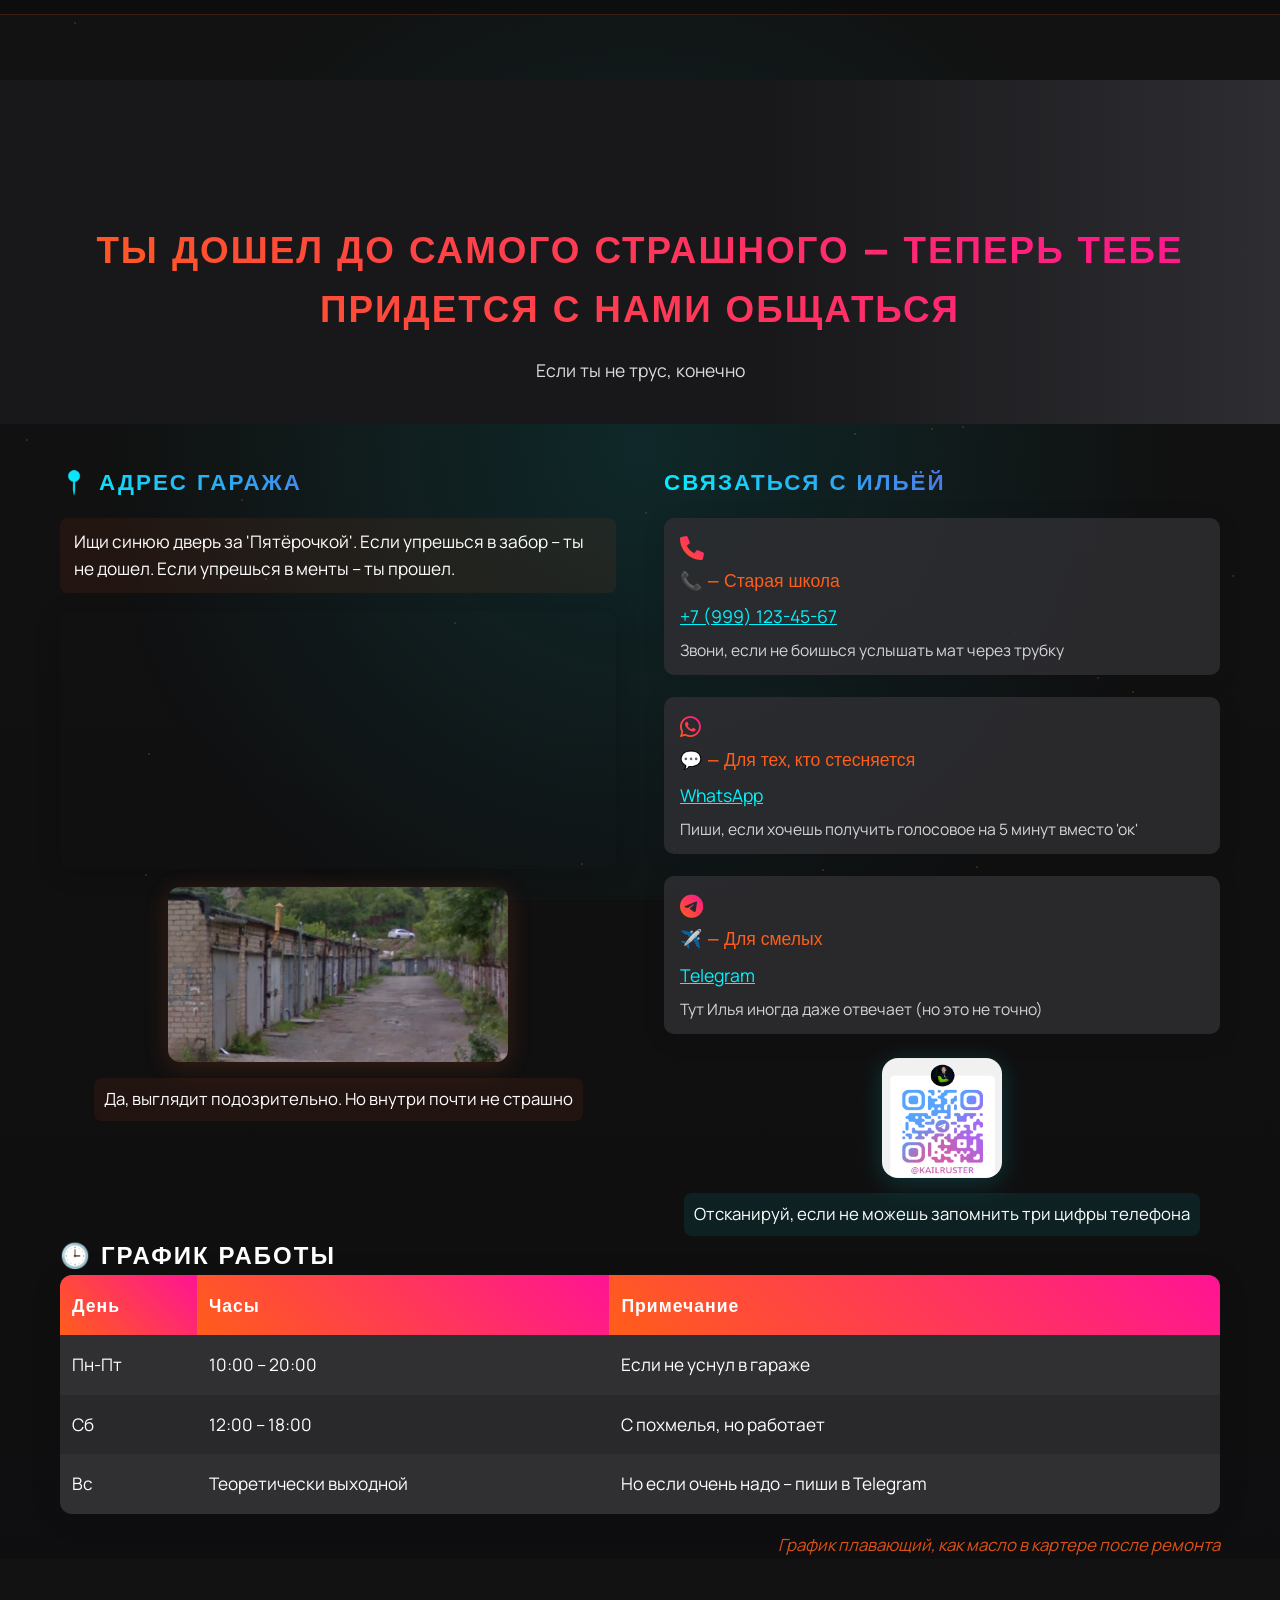
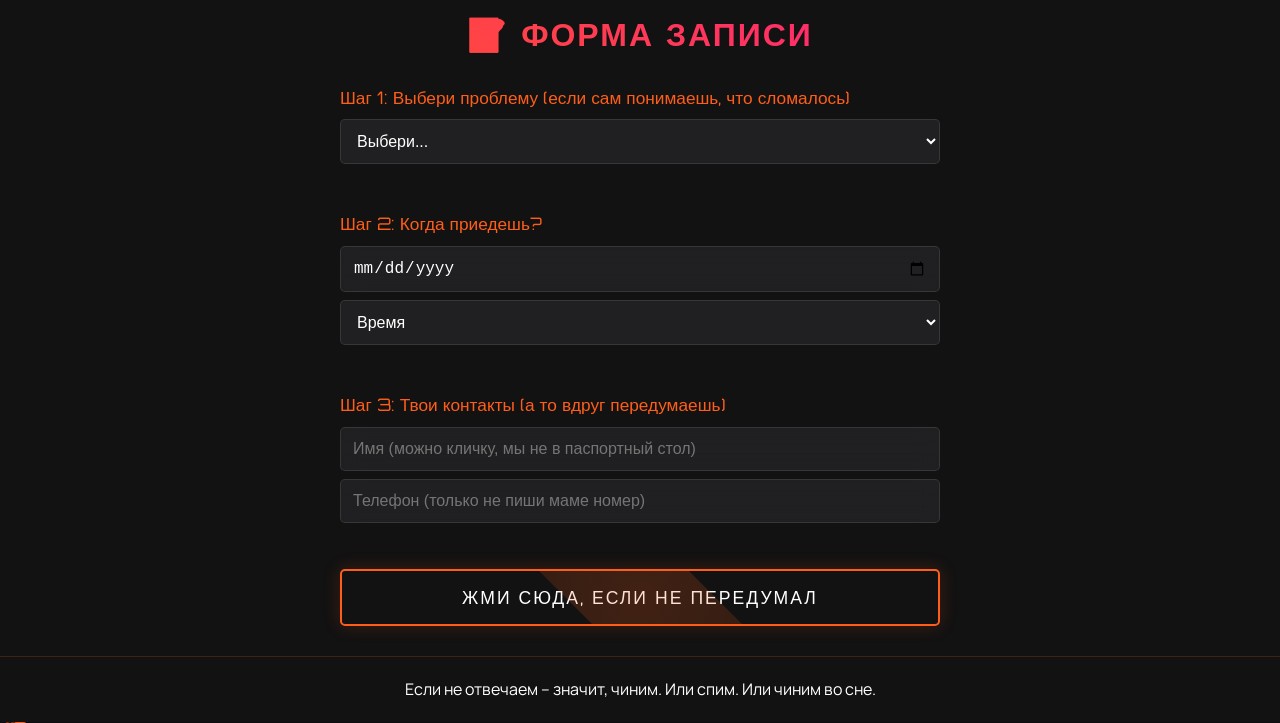
<file: contact.html>
<!DOCTYPE html>
<html lang="ru">
<head>
    <meta charset="UTF-8">
    <meta name="viewport" content="width=device-width, initial-scale=1.0">
    <title>Контакты | Ремонт мотоциклов</title>
    <link rel="stylesheet" href="styles.css">
    <link rel="stylesheet" href="https://cdnjs.cloudflare.com/ajax/libs/font-awesome/6.0.0/css/all.min.css">
</head>
<body>
    <header class="header">
        <div class="container">
            <nav class="main-nav">
                <a href="index.html" class="nav-link">Главная</a>
                <a href="services.html" class="nav-link">Услуги</a>
                <a href="prices.html" class="nav-link">Цены</a>
                <a href="garage.html" class="nav-link">Галерея</a>
                <a href="reviews.html" class="nav-link">Отзывы</a>
                <a href="contact.html" class="nav-link active">Контакты</a>
            </nav>
        </div>
    </header>
    <main>
        <section class="contact-hero">
            <div class="container">
                <h1>Ты дошел до самого страшного – теперь тебе придется с нами общаться</h1>
                <p class="subtitle">Если ты не трус, конечно</p>
            </div>
        </section>
        <section class="contact-info">
            <div class="container contact-flex">
                <div class="contact-address">
                    <h2>📍 Адрес гаража</h2>
                    <p class="address-text" title="Если приедешь в 3 ночи – можешь застать Илью за философскими размышлениями о жизни (и разборкой двигателя)">
                        Ищи синюю дверь за 'Пятёрочкой'. Если упрешься в забор – ты не дошел. Если упрешься в менты – ты прошел.
                    </p>
                    <div class="map-block">
                        <iframe src="https://www.google.com/maps?q=43.096206,131.940687&z=17&output=embed" width="100%" height="250" style="border:0; border-radius:12px;" allowfullscreen="" loading="lazy" referrerpolicy="no-referrer-when-downgrade" title="Тут сидит Илья"></iframe>
                    </div>
                    <div class="garage-photo">
                        <img src="Img/garage.jpg" alt="Гараж Ильи">
                        <div class="garage-caption">Да, выглядит подозрительно. Но внутри почти не страшно</div>
                    </div>
                </div>
                <div class="contact-ways">
                    <h2>Связаться с Ильёй</h2>
                    <div class="contact-methods">
                        <div class="contact-method">
                            <i class="fas fa-phone"></i>
                            <span class="method-title">📞 – Старая школа</span>
                            <a href="tel:+79991234567" class="contact-link phone-link" title="Ты уверен? Ты точно уверен? Ну ладно...">+7 (999) 123-45-67</a>
                            <div class="method-desc">Звони, если не боишься услышать мат через трубку</div>
                        </div>
                        <div class="contact-method">
                            <i class="fab fa-whatsapp"></i>
                            <span class="method-title">💬 – Для тех, кто стесняется</span>
                            <a href="https://wa.me/79991234567" target="_blank" class="contact-link">WhatsApp</a>
                            <div class="method-desc">Пиши, если хочешь получить голосовое на 5 минут вместо 'ок'</div>
                        </div>
                        <div class="contact-method">
                            <i class="fab fa-telegram-plane"></i>
                            <span class="method-title">✈️ – Для смелых</span>
                            <a href="https://t.me/Kailruster" target="_blank" class="contact-link">Telegram</a>
                            <div class="method-desc">Тут Илья иногда даже отвечает (но это не точно)</div>
                        </div>
                    </div>
                    <div class="qr-block">
                        <img src="Img/qr.jpg" alt="QR для контактов">
                        <div class="qr-caption">Отсканируй, если не можешь запомнить три цифры телефона</div>
                    </div>
                </div>
            </div>
        </section>
        <section class="contact-schedule">
            <div class="container">
                <h2>🕒 График работы</h2>
                <table class="schedule-table">
                    <tr><th>День</th><th>Часы</th><th>Примечание</th></tr>
                    <tr><td>Пн-Пт</td><td>10:00 – 20:00</td><td>Если не уснул в гараже</td></tr>
                    <tr><td>Сб</td><td>12:00 – 18:00</td><td>С похмелья, но работает</td></tr>
                    <tr><td>Вс</td><td>Теоретически выходной</td><td>Но если очень надо – пиши в Telegram</td></tr>
                </table>
                <div class="schedule-caption">График плавающий, как масло в картере после ремонта</div>
            </div>
        </section>
        <section class="contact-form-section">
            <div class="container">
                <h2>📝 Форма записи</h2>
                <form class="contact-form" id="contactForm">
                    <div class="form-step">
                        <label>Шаг 1: Выбери проблему (если сам понимаешь, что сломалось)</label>
                        <select name="problem" required>
                            <option value="">Выбери...</option>
                            <option>Не едет</option>
                            <option>Не заводится</option>
                            <option>Стучит, гремит, пугает детей</option>
                            <option>Хочу, чтобы было красиво (ну ты понтовый)</option>
                        </select>
                    </div>
                    <div class="form-step">
                        <label>Шаг 2: Когда приедешь?</label>
                        <input type="date" name="date" required placeholder="Выбери день, когда Илья будет в настроении">
                        <select name="time" required>
                            <option value="">Время</option>
                            <option>Утро – для жаворонков</option>
                            <option>Вечер – для нормальных людей</option>
                        </select>
                    </div>
                    <div class="form-step">
                        <label>Шаг 3: Твои контакты (а то вдруг передумаешь)</label>
                        <input type="text" name="name" required placeholder="Имя (можно кличку, мы не в паспортный стол)">
                        <input type="tel" name="phone" required placeholder="Телефон (только не пиши маме номер)">
                    </div>
                    <button type="submit" class="submit-btn">Жми сюда, если не передумал</button>
                </form>
                <div class="form-success" id="formSuccess" style="display:none;">
                    Поздравляю! Теперь Илья будет твоим личным психологом (ну и мотоцикл починит)
                </div>
            </div>
        </section>
    </main>
    <footer class="footer">
        <div class="container">
            <p>Если не отвечаем – значит, чиним. Или спим. Или чиним во сне.</p>
        </div>
    </footer>
    <script>
    // Всплывающая подсказка на адрес
    document.addEventListener('DOMContentLoaded', function() {
        const address = document.querySelector('.address-text');
        if(address) {
            address.addEventListener('mouseenter', function() {
                address.setAttribute('data-tooltip', address.title);
            });
            address.addEventListener('mouseleave', function() {
                address.removeAttribute('data-tooltip');
            });
        }
        // Модалка на телефон
        const phoneLink = document.querySelector('.phone-link');
        if(phoneLink) {
            phoneLink.addEventListener('click', function(e) {
                e.preventDefault();
                if(confirm('Ты уверен? Ты точно уверен? Ну ладно...')) {
                    window.location.href = phoneLink.href;
                }
            });
        }
        // Сообщение после отправки формы
        const form = document.getElementById('contactForm');
        const success = document.getElementById('formSuccess');
        if(form && success) {
            form.addEventListener('submit', function(e) {
                e.preventDefault();
                form.style.display = 'none';
                success.style.display = 'block';
            });
        }
    });
    </script>
    <script src="script.js"></script>
    <div class="cursor"></div>
    <div class="cursor-follower"></div>
</body>
</html>
</file>
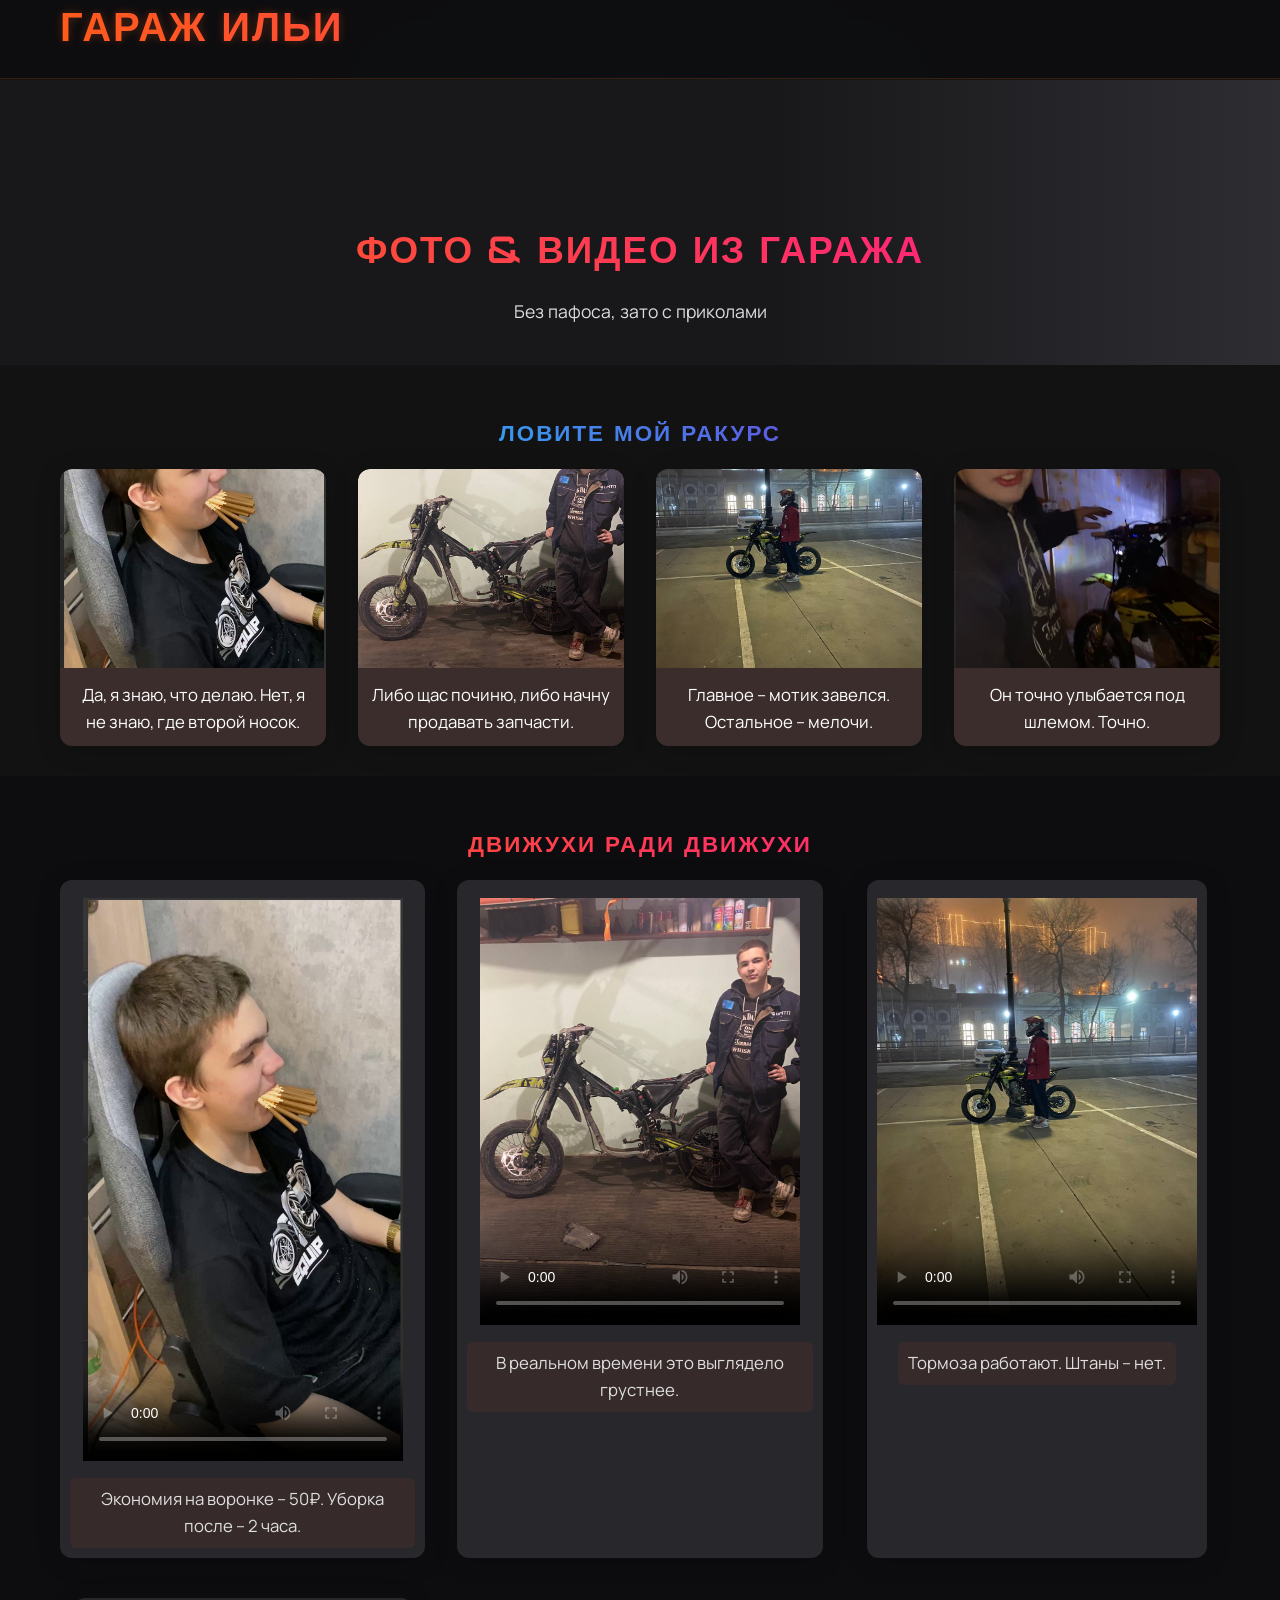
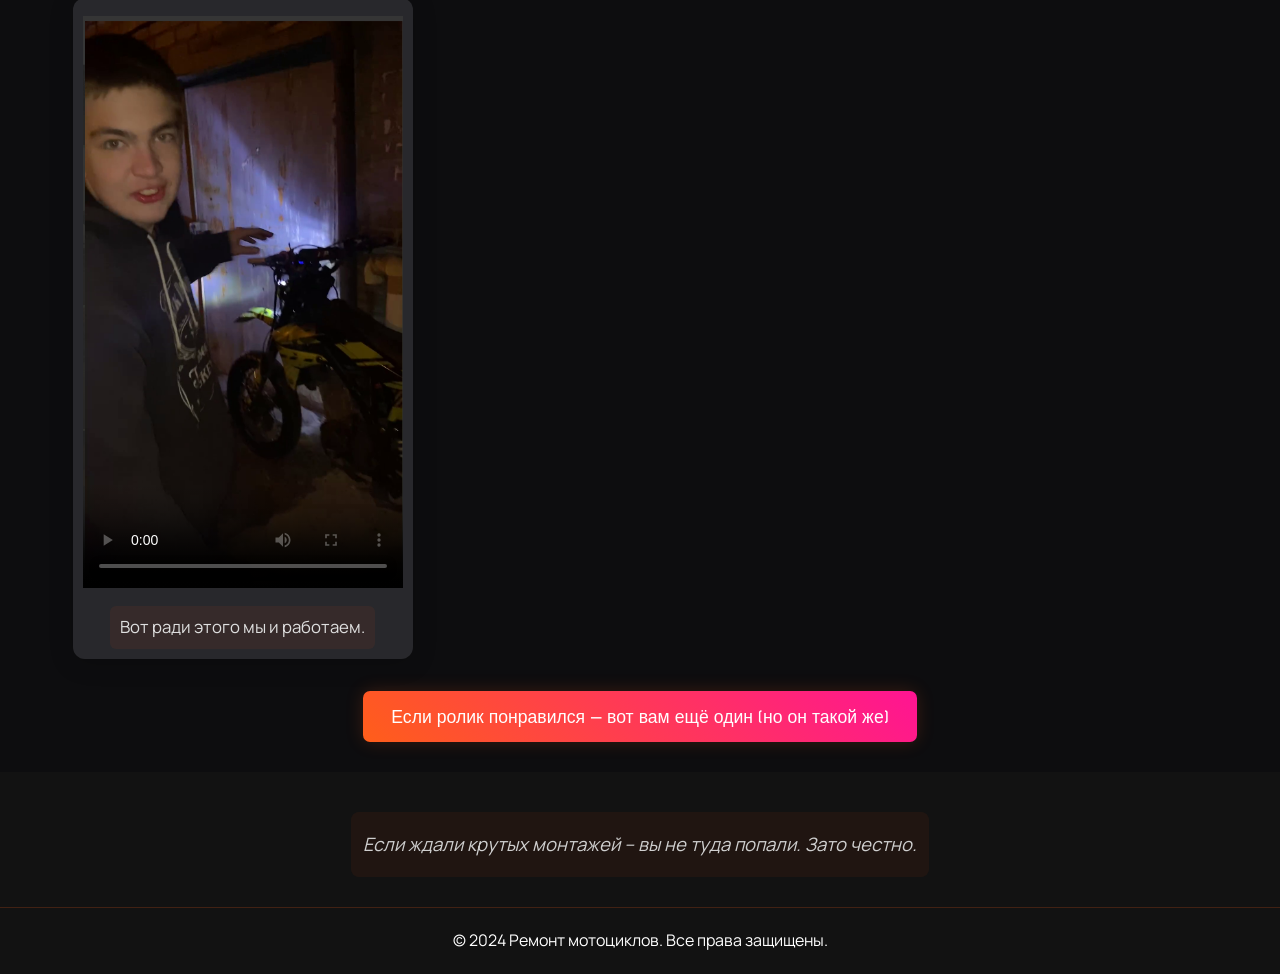
<file: garage.html>
<!DOCTYPE html>
<html lang="ru">
<head>
    <meta charset="UTF-8">
    <meta name="viewport" content="width=device-width, initial-scale=1.0">
    <title>Гараж Ильи | Фото и Видео</title>
    <link rel="stylesheet" href="styles.css">
    <link rel="stylesheet" href="https://cdnjs.cloudflare.com/ajax/libs/font-awesome/6.0.0/css/all.min.css">
</head>
<body>
    <header class="header">
        <div class="container">
            <nav class="main-nav">
                <a href="index.html" class="nav-link">Главная</a>
                <a href="services.html" class="nav-link">Услуги</a>
                <a href="prices.html" class="nav-link">Цены</a>
                <a href="garage.html" class="nav-link active">Галерея</a>
                <a href="reviews.html" class="nav-link">Отзывы</a>
                <a href="contact.html" class="nav-link">Контакты</a>
            </nav>
            <h1>Гараж Ильи</h1>
        </div>
    </header>
    <main>
        <section class="garage-hero">
            <div class="container">
                <h2>Фото & Видео из гаража</h2>
                <p class="subtitle">Без пафоса, зато с приколами</p>
            </div>
        </section>
        <section class="garage-photos">
            <div class="container">
                <h3>Ловите мой ракурс</h3>
                <div class="photo-grid">
                    <div class="photo-item" data-tooltip="Это не грязь, это 'патина опыта'">
                        <img src="Img/photo1.jpg" alt="Рабочая поза">
                        <div class="photo-caption">Да, я знаю, что делаю. Нет, я не знаю, где второй носок.</div>
                    </div>
                    <div class="photo-item" data-tooltip="В раздумьях о смысле жизни и прокладках">
                        <img src="Img/photo2.jpg" alt="Момент истины">
                        <div class="photo-caption">Либо щас починю, либо начну продавать запчасти.</div>
                    </div>
                    <div class="photo-item" data-tooltip="Масло – это не только для двигателя, но и для потолка">
                        <img src="Img/photo3.jpg" alt="После 'успешного' ремонта">
                        <div class="photo-caption">Главное – мотик завелся. Остальное – мелочи.</div>
                    </div>
                    <div class="photo-item" data-tooltip="Он точно улыбается под шлемом. Точно.">
                        <img src="Img/photo4.jpg" alt="Клиент доволен (наверное)">
                        <div class="photo-caption">Он точно улыбается под шлемом. Точно.</div>
                    </div>
                </div>
            </div>
        </section>
        <section class="garage-videos">
            <div class="container">
                <h3>Движухи ради движухи</h3>
                <div class="video-grid">
                    <div class="video-item">
                        <div class="video-wrapper">
                            <video src="Videos/video1.mp4" controls poster="Img/photo1.jpg" width="320"></video>
                            <button class="custom-play-btn" aria-label="Воспроизвести видео"><i class="fas fa-play"></i></button>
                        </div>
                        <div class="video-caption">Экономия на воронке – 50₽. Уборка после – 2 часа.</div>
                    </div>
                    <div class="video-item">
                        <div class="video-wrapper">
                            <video src="Videos/video2.mp4" controls poster="Img/photo2.jpg" width="320"></video>
                            <button class="custom-play-btn" aria-label="Воспроизвести видео"><i class="fas fa-play"></i></button>
                        </div>
                        <div class="video-caption">В реальном времени это выглядело грустнее.</div>
                    </div>
                    <div class="video-item">
                        <div class="video-wrapper">
                            <video src="Videos/video3.mp4" controls poster="Img/photo3.jpg" width="320"></video>
                            <button class="custom-play-btn" aria-label="Воспроизвести видео"><i class="fas fa-play"></i></button>
                        </div>
                        <div class="video-caption">Тормоза работают. Штаны – нет.</div>
                    </div>
                    <div class="video-item">
                        <div class="video-wrapper">
                            <video src="Videos/video4.mp4" controls poster="Img/photo4.jpg" width="320"></video>
                            <button class="custom-play-btn" aria-label="Воспроизвести видео"><i class="fas fa-play"></i></button>
                        </div>
                        <div class="video-caption">Вот ради этого мы и работаем.</div>
                    </div>
                </div>
                <button class="more-video-btn">Если ролик понравился – вот вам ещё один (но он такой же)</button>
            </div>
        </section>
        <section class="garage-final">
            <div class="container">
                <p class="final-text">Если ждали крутых монтажей – вы не туда попали. Зато честно.</p>
            </div>
        </section>
    </main>
    <footer class="footer">
        <div class="container">
            <p>&copy; 2024 Ремонт мотоциклов. Все права защищены.</p>
        </div>
    </footer>
    <script src="script.js"></script>
</body>
</html>
</file>
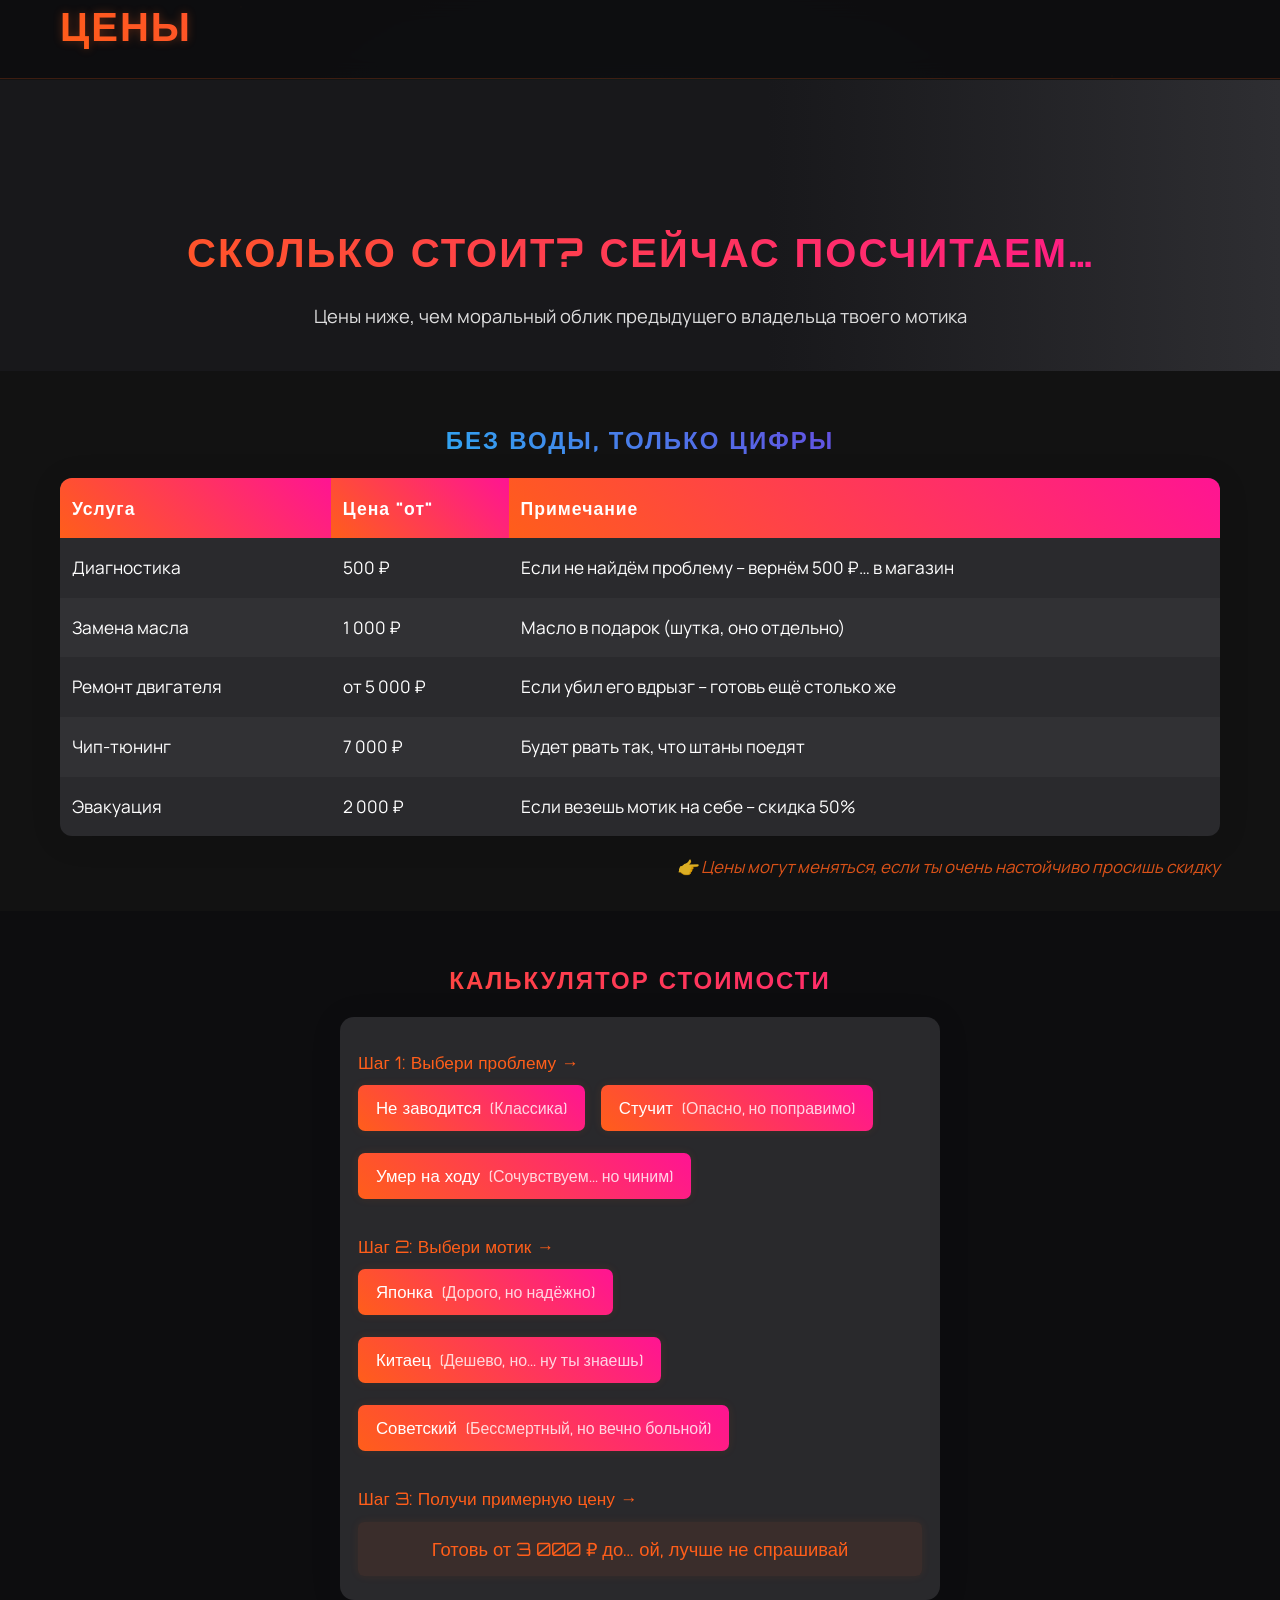
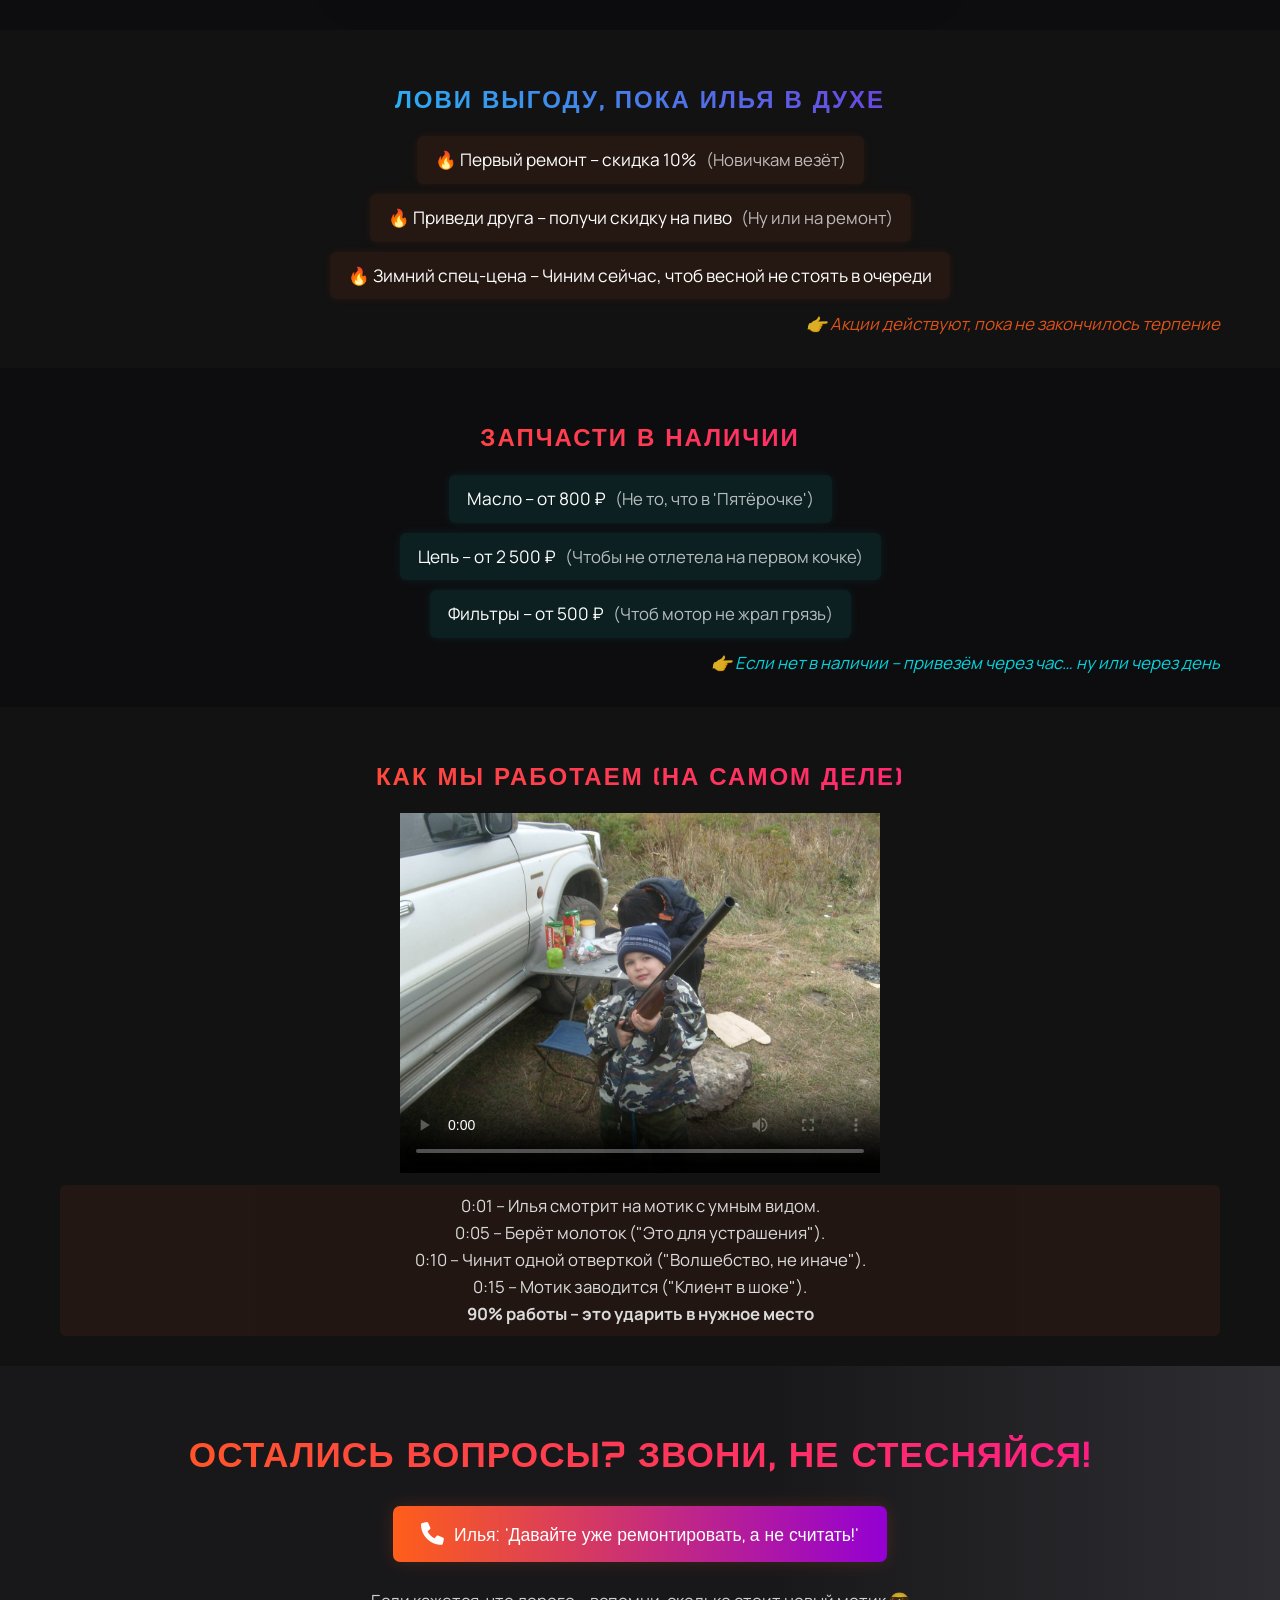
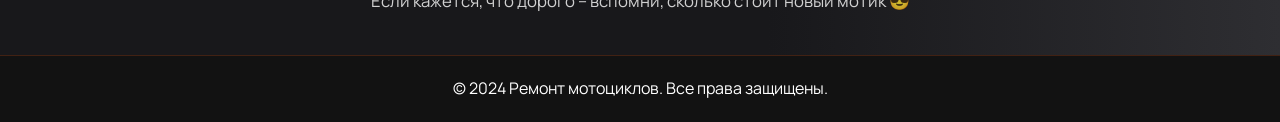
<file: prices.html>
<!DOCTYPE html>
<html lang="ru">
<head>
    <meta charset="UTF-8">
    <meta name="viewport" content="width=device-width, initial-scale=1.0">
    <title>Цены и калькулятор | Ремонт мотоциклов</title>
    <link rel="stylesheet" href="styles.css">
    <link rel="stylesheet" href="https://cdnjs.cloudflare.com/ajax/libs/font-awesome/6.0.0/css/all.min.css">
</head>
<body>
    <header class="header">
        <div class="container">
            <nav class="main-nav">
                <a href="index.html" class="nav-link">Главная</a>
                <a href="services.html" class="nav-link">Услуги</a>
                <a href="prices.html" class="nav-link active">Цены</a>
                <a href="garage.html" class="nav-link">Галерея</a>
                <a href="reviews.html" class="nav-link">Отзывы</a>
                <a href="contact.html" class="nav-link">Контакты</a>
            </nav>
            <h1>Цены</h1>
        </div>
    </header>
    <main>
        <section class="prices-hero">
            <div class="container">
                <h2>Сколько стоит? Сейчас посчитаем…</h2>
                <p class="subtitle">Цены ниже, чем моральный облик предыдущего владельца твоего мотика</p>
            </div>
        </section>
        <section class="prices-table-section">
            <div class="container">
                <h3>Без воды, только цифры</h3>
                <table class="prices-table">
                    <thead>
                        <tr>
                            <th>Услуга</th>
                            <th>Цена "от"</th>
                            <th>Примечание</th>
                        </tr>
                    </thead>
                    <tbody>
                        <tr>
                            <td>Диагностика</td>
                            <td>500 ₽</td>
                            <td>Если не найдём проблему – вернём 500 ₽… в магазин</td>
                        </tr>
                        <tr>
                            <td>Замена масла</td>
                            <td>1 000 ₽</td>
                            <td>Масло в подарок (шутка, оно отдельно)</td>
                        </tr>
                        <tr>
                            <td>Ремонт двигателя</td>
                            <td>от 5 000 ₽</td>
                            <td>Если убил его вдрызг – готовь ещё столько же</td>
                        </tr>
                        <tr>
                            <td>Чип-тюнинг</td>
                            <td>7 000 ₽</td>
                            <td>Будет рвать так, что штаны поедят</td>
                        </tr>
                        <tr>
                            <td>Эвакуация</td>
                            <td>2 000 ₽</td>
                            <td>Если везешь мотик на себе – скидка 50%</td>
                        </tr>
                    </tbody>
                </table>
                <div class="prices-feature">👉 Цены могут меняться, если ты очень настойчиво просишь скидку</div>
            </div>
        </section>
        <section class="prices-calc-section">
            <div class="container">
                <h3>Калькулятор стоимости</h3>
                <div class="calc-steps">
                    <div class="calc-step">
                        <span class="calc-step-title">Шаг 1: Выбери проблему →</span>
                        <div class="calc-options" id="calc-problem">
                            <button class="calc-btn" data-value="classic">Не заводится <span>(Классика)</span></button>
                            <button class="calc-btn" data-value="knock">Стучит <span>(Опасно, но поправимо)</span></button>
                            <button class="calc-btn" data-value="dead">Умер на ходу <span>(Сочувствуем… но чиним)</span></button>
                        </div>
                    </div>
                    <div class="calc-step">
                        <span class="calc-step-title">Шаг 2: Выбери мотик →</span>
                        <div class="calc-options" id="calc-bike">
                            <button class="calc-btn" data-value="japan">Японка <span>(Дорого, но надёжно)</span></button>
                            <button class="calc-btn" data-value="china">Китаец <span>(Дешево, но… ну ты знаешь)</span></button>
                            <button class="calc-btn" data-value="ussr">Советский <span>(Бессмертный, но вечно больной)</span></button>
                        </div>
                    </div>
                    <div class="calc-step">
                        <span class="calc-step-title">Шаг 3: Получи примерную цену →</span>
                        <div class="calc-result" id="calc-result">Готовь от 3 000 ₽ до… ой, лучше не спрашивай</div>
                    </div>
                </div>
            </div>
        </section>
        <section class="prices-actions-section">
            <div class="container">
                <h3>Лови выгоду, пока Илья в духе</h3>
                <ul class="actions-list">
                    <li>🔥 Первый ремонт – скидка 10% <span>(Новичкам везёт)</span></li>
                    <li>🔥 Приведи друга – получи скидку на пиво <span>(Ну или на ремонт)</span></li>
                    <li>🔥 Зимний спец-цена – Чиним сейчас, чтоб весной не стоять в очереди</li>
                </ul>
                <div class="actions-feature">👉 Акции действуют, пока не закончилось терпение</div>
            </div>
        </section>
        <section class="prices-parts-section">
            <div class="container">
                <h3>Запчасти в наличии</h3>
                <ul class="parts-list">
                    <li>Масло – от 800 ₽ <span>(Не то, что в 'Пятёрочке')</span></li>
                    <li>Цепь – от 2 500 ₽ <span>(Чтобы не отлетела на первом кочке)</span></li>
                    <li>Фильтры – от 500 ₽ <span>(Чтоб мотор не жрал грязь)</span></li>
                </ul>
                <div class="parts-feature">👉 Если нет в наличии – привезём через час… ну или через день</div>
            </div>
        </section>
        <section class="prices-video-section">
            <div class="container">
                <h3>Как мы работаем (на самом деле)</h3>
                <div class="video-block">
                    <video src="Videos/vid1.MOV" controls poster="/Img/ilya.jpg" width="480"></video>
                </div>
                <div class="video-caption">0:01 – Илья смотрит на мотик с умным видом.<br>0:05 – Берёт молоток ("Это для устрашения").<br>0:10 – Чинит одной отверткой ("Волшебство, не иначе").<br>0:15 – Мотик заводится ("Клиент в шоке").<br><b>90% работы – это ударить в нужное место</b></div>
            </div>
        </section>
        <section class="prices-cta-section">
            <div class="container">
                <h2>Остались вопросы? Звони, не стесняйся!</h2>
                <div class="cta-buttons">
                    <a href="tel:+79999999999" class="cta-btn phone"><i class="fas fa-phone"></i> Илья: 'Давайте уже ремонтировать, а не считать!'</a>
                </div>
                <p class="cta-note">Если кажется, что дорого – вспомни, сколько стоит новый мотик 😎</p>
            </div>
        </section>
    </main>
    <footer class="footer">
        <div class="container">
            <p>&copy; 2024 Ремонт мотоциклов. Все права защищены.</p>
        </div>
    </footer>
    <script src="script.js"></script>
</body>
</html>
</file>
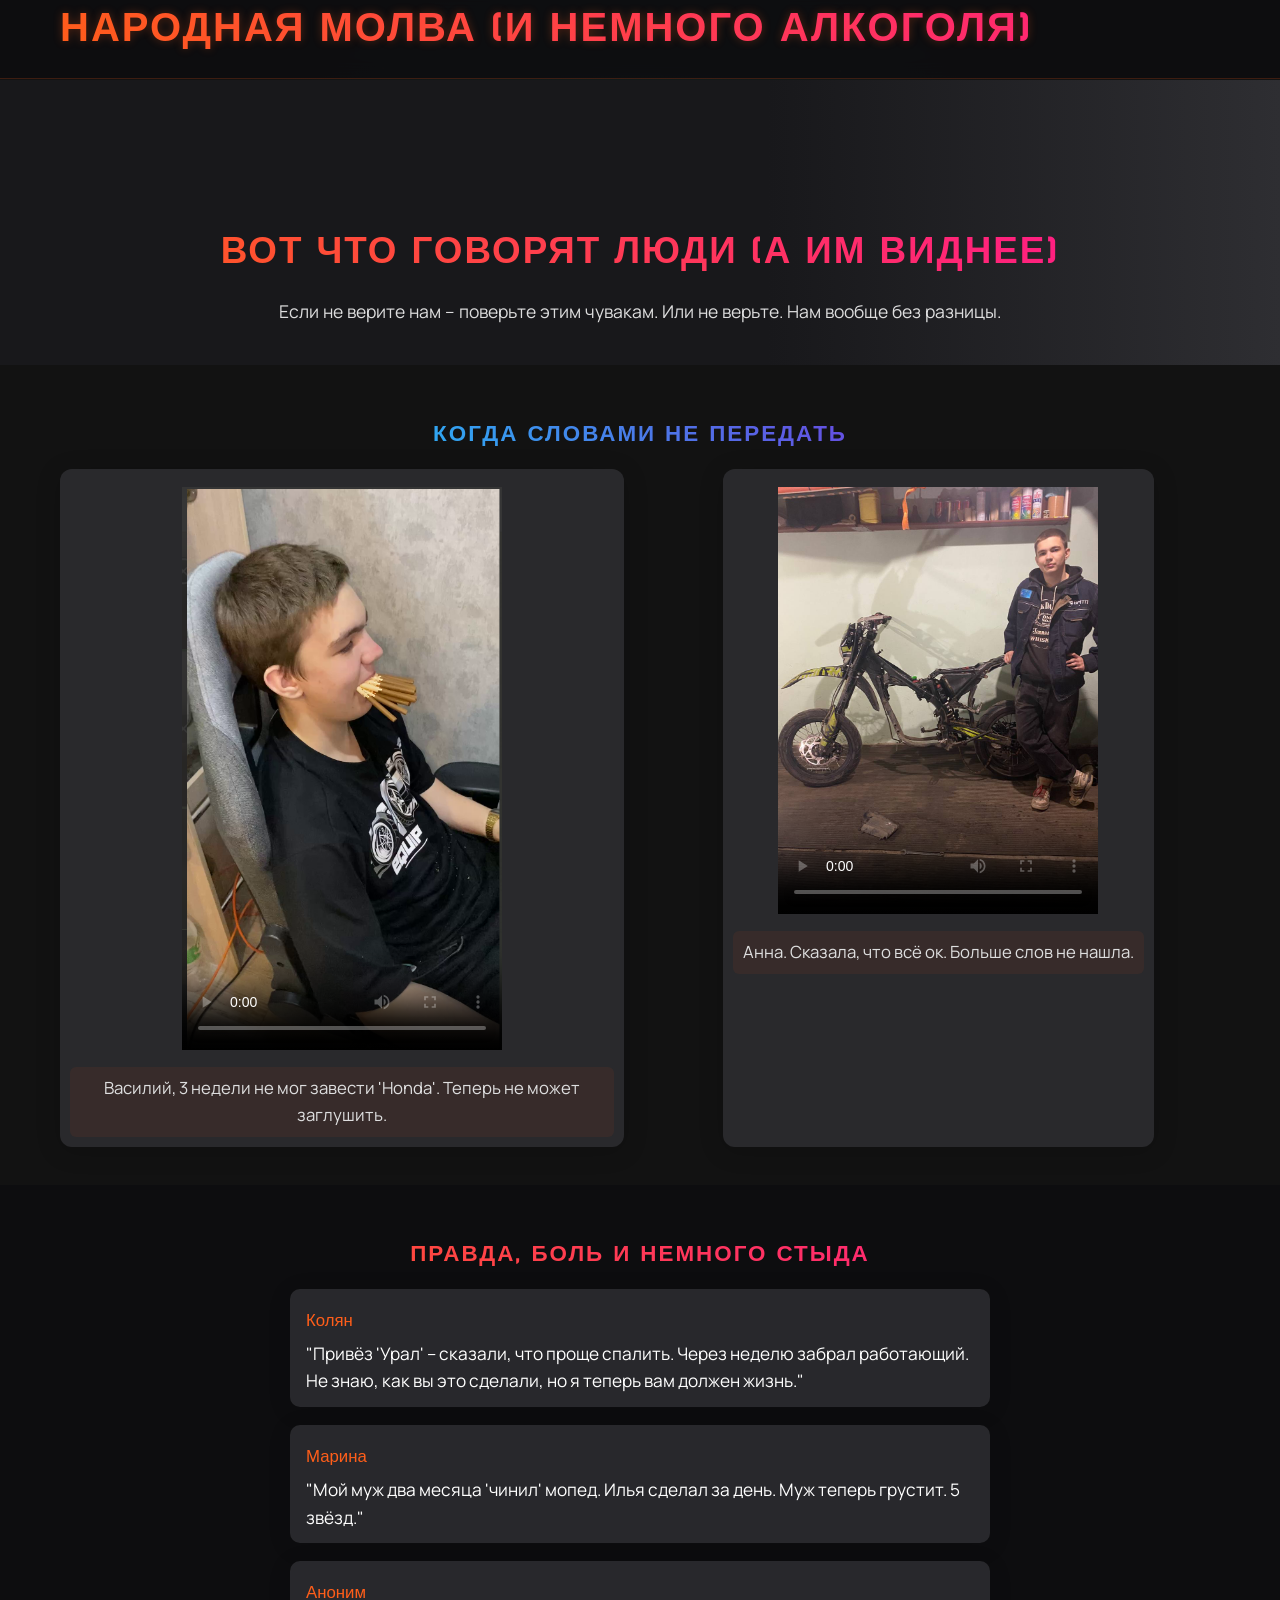
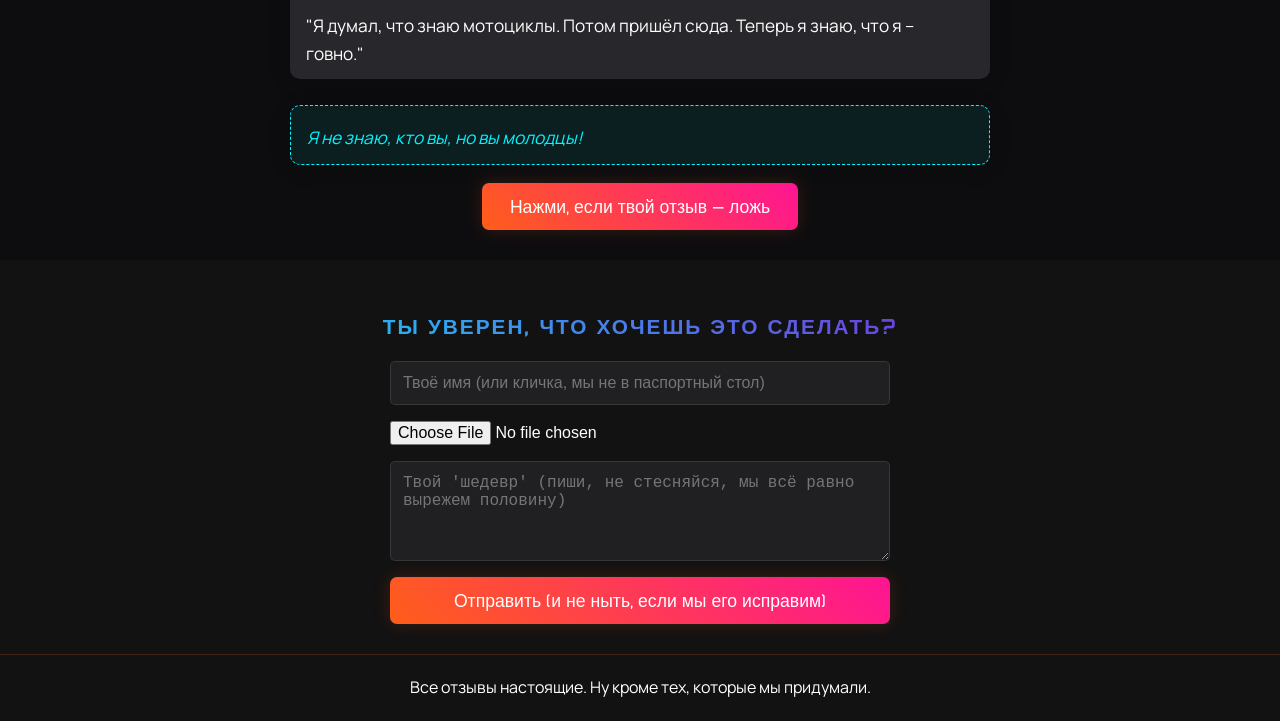
<file: reviews.html>
<!DOCTYPE html>
<html lang="ru">
<head>
    <meta charset="UTF-8">
    <meta name="viewport" content="width=device-width, initial-scale=1.0">
    <title>Отзывы | Народная молва</title>
    <link rel="stylesheet" href="styles.css">
    <link rel="stylesheet" href="https://cdnjs.cloudflare.com/ajax/libs/font-awesome/6.0.0/css/all.min.css">
</head>
<body>
    <header class="header">
        <div class="container">
            <nav class="main-nav">
                <a href="index.html" class="nav-link">Главная</a>
                <a href="services.html" class="nav-link">Услуги</a>
                <a href="prices.html" class="nav-link">Цены</a>
                <a href="garage.html" class="nav-link">Галерея</a>
                <a href="reviews.html" class="nav-link active">Отзывы</a>
                <a href="contact.html" class="nav-link">Контакты</a>
            </nav>
            <h1>Народная молва (и немного алкоголя)</h1>
        </div>
    </header>
    <main>
        <section class="reviews-hero">
            <div class="container">
                <h2>Вот что говорят люди (а им виднее)</h2>
                <p class="subtitle">Если не верите нам – поверьте этим чувакам. Или не верьте. Нам вообще без разницы.</p>
            </div>
        </section>
        <section class="reviews-videos">
            <div class="container">
                <h3>Когда словами не передать</h3>
                <div class="video-grid">
                    <div class="video-item">
                        <div class="video-wrapper">
                            <video src="Videos/video4.mp4" controls poster="Img/photo1.jpg" width="320"></video>
                            <button class="custom-play-btn" aria-label="Воспроизвести видео"><i class="fas fa-play"></i></button>
                        </div>
                        <div class="video-caption">Василий, 3 недели не мог завести 'Honda'. Теперь не может заглушить.</div>
                    </div>
                    <div class="video-item">
                        <div class="video-wrapper">
                            <video src="Videos/video6.mp4" controls poster="Img/photo2.jpg" width="320"></video>
                            <button class="custom-play-btn" aria-label="Воспроизвести видео"><i class="fas fa-play"></i></button>
                        </div>
                        <div class="video-caption">Анна. Сказала, что всё ок. Больше слов не нашла.</div>
                    </div>
                </div>
            </div>
        </section>
        <section class="reviews-texts">
            <div class="container">
                <h3>Правда, боль и немного стыда</h3>
                <div class="text-reviews">
                    <div class="text-review">
                        <div class="review-author">Колян</div>
                        <div class="review-text">"Привёз 'Урал' – сказали, что проще спалить. Через неделю забрал работающий. Не знаю, как вы это сделали, но я теперь вам должен жизнь."</div>
                    </div>
                    <div class="text-review">
                        <div class="review-author">Марина</div>
                        <div class="review-text">"Мой муж два месяца 'чинил' мопед. Илья сделал за день. Муж теперь грустит. 5 звёзд."</div>
                    </div>
                    <div class="text-review">
                        <div class="review-author">Аноним</div>
                        <div class="review-text">"Я думал, что знаю мотоциклы. Потом пришёл сюда. Теперь я знаю, что я – говно."</div>
                    </div>
                    <div class="text-review fake-review" id="fake-review"></div>
                </div>
                <button class="fake-btn" id="fake-btn">Нажми, если твой отзыв – ложь</button>
            </div>
        </section>
        <section class="reviews-form">
            <div class="container">
                <h3>Ты уверен, что хочешь это сделать?</h3>
                <form id="review-form" enctype="multipart/form-data">
                    <input type="text" name="name" placeholder="Твоё имя (или кличка, мы не в паспортный стол)" required>
                    <input type="file" name="photo" accept="image/*">
                    <textarea name="text" placeholder="Твой 'шедевр' (пиши, не стесняйся, мы всё равно вырежем половину)" required></textarea>
                    <button type="submit" class="submit-btn">Отправить (и не ныть, если мы его исправим)</button>
                </form>
            </div>
        </section>
        <div class="modal" id="review-modal">
            <div class="modal-content">
                <p>Ты точно не пидор?</p>
                <button id="modal-yes" class="modal-btn">Да (продолжить)</button>
                <button id="modal-no" class="modal-btn">Нет (значит, ты нам не подходишь)</button>
            </div>
        </div>
    </main>
    <footer class="footer">
        <div class="container">
            <p>Все отзывы настоящие. Ну кроме тех, которые мы придумали.</p>
        </div>
    </footer>
    <script src="script.js"></script>
</body>
</html>
</file>
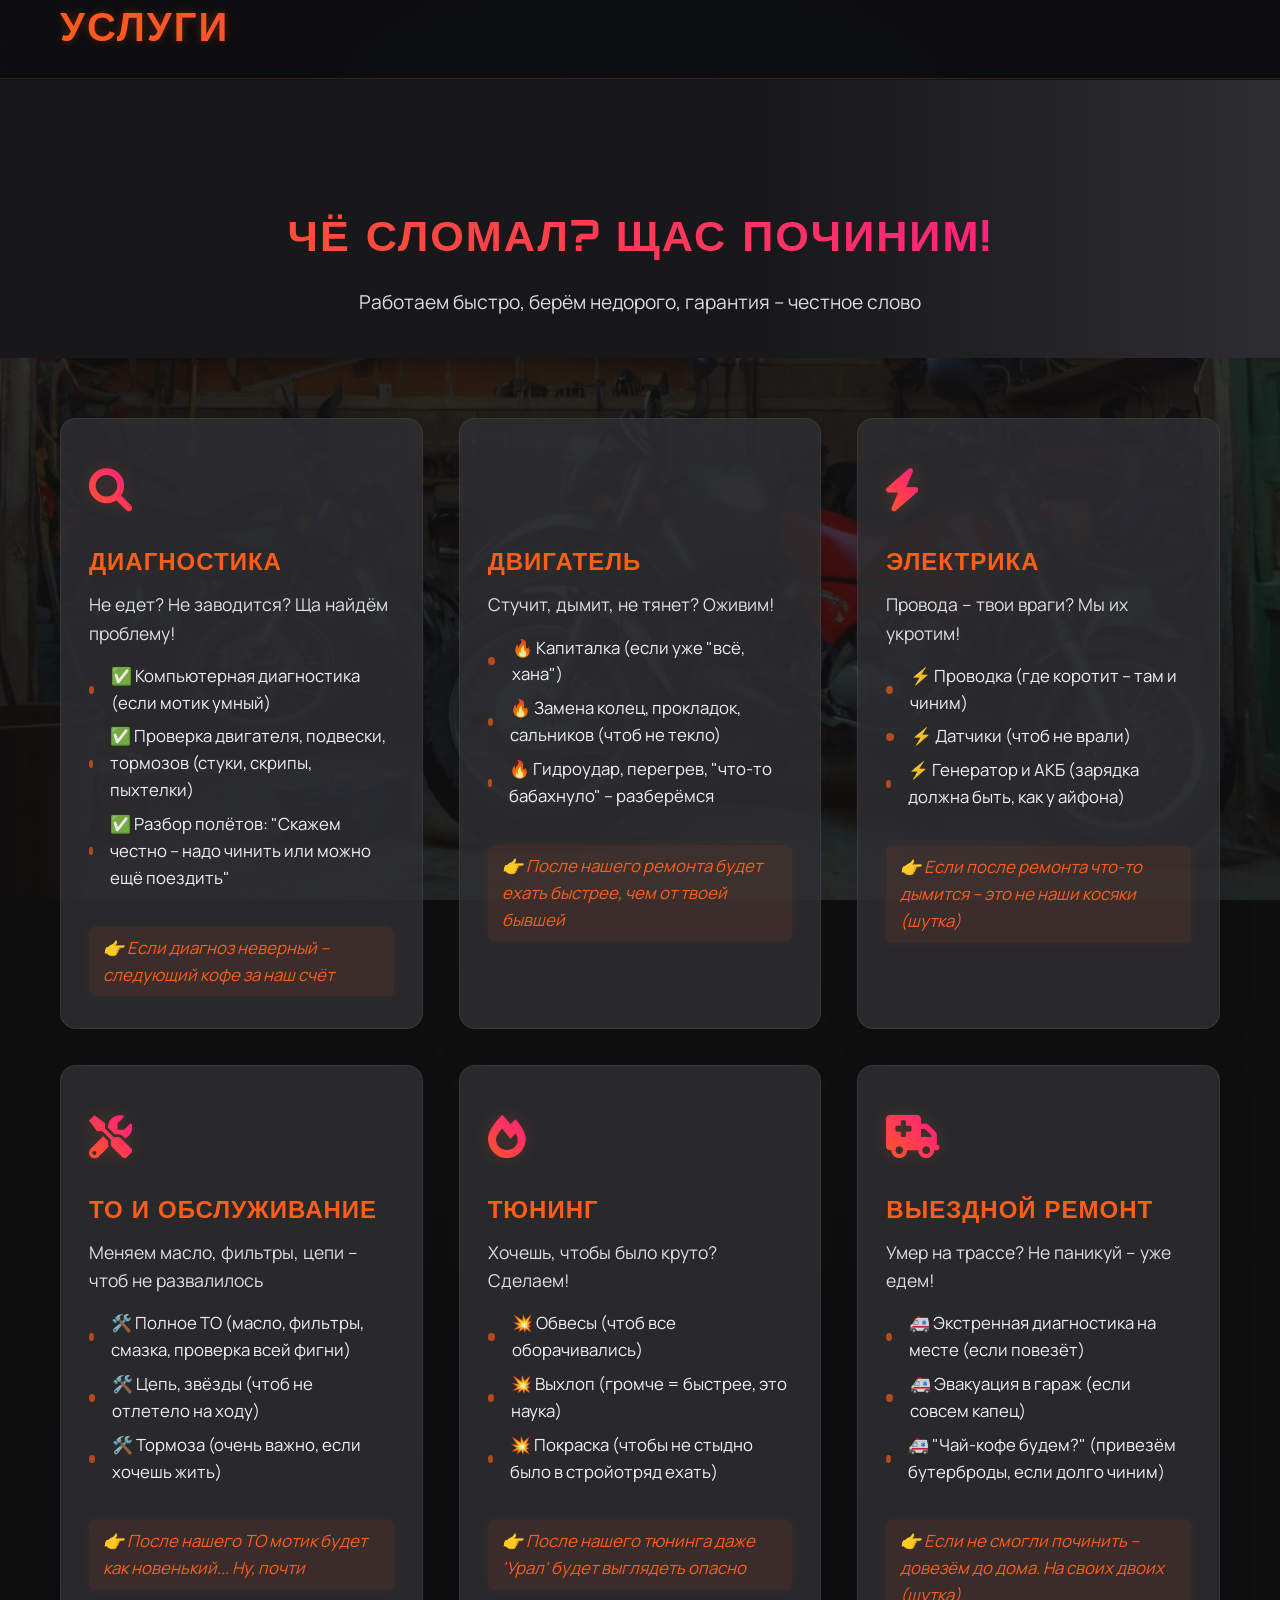
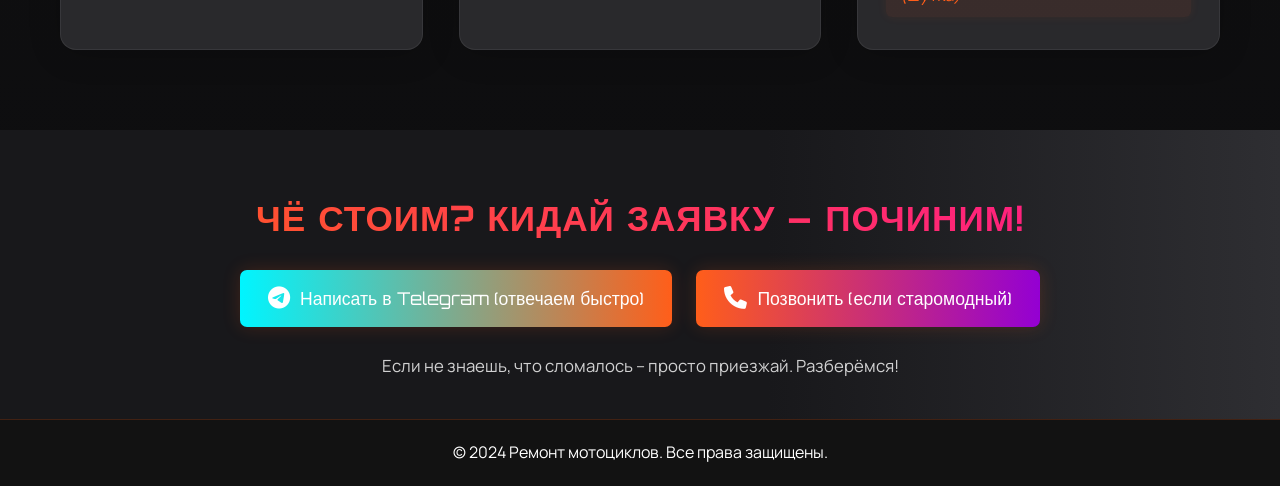
<file: services.html>
<!DOCTYPE html>
<html lang="ru">
<head>
    <meta charset="UTF-8">
    <meta name="viewport" content="width=device-width, initial-scale=1.0">
    <title>Услуги | Ремонт мотоциклов</title>
    <link rel="stylesheet" href="styles.css">
    <link rel="stylesheet" href="https://cdnjs.cloudflare.com/ajax/libs/font-awesome/6.0.0/css/all.min.css">
</head>
<body>
    <header class="header">
        <div class="container">
            <nav class="main-nav">
                <a href="index.html" class="nav-link">Главная</a>
                <a href="services.html" class="nav-link active">Услуги</a>
                <a href="prices.html" class="nav-link">Цены</a>
                <a href="garage.html" class="nav-link">Галерея</a>
                <a href="reviews.html" class="nav-link">Отзывы</a>
                <a href="contact.html" class="nav-link">Контакты</a>
            </nav>
            <h1>Услуги</h1>
        </div>
    </header>
    <main>
        <section class="services-hero">
            <div class="container">
                <h2>Чё сломал? Щас починим!</h2>
                <p class="subtitle">Работаем быстро, берём недорого, гарантия – честное слово</p>
            </div>
        </section>
        <section class="services-list" style="background: linear-gradient(rgba(18, 18, 18, 0.8), rgba(18, 18, 18, 0.8)), url('bgimg/parallax-bg.jpg'); background-size: cover; background-position: center; background-attachment: fixed;">
            <div class="container">
                <div class="service-block">
                    <div class="service-icon"><i class="fas fa-search"></i></div>
                    <h3>Диагностика</h3>
                    <div class="service-subtitle">Не едет? Не заводится? Ща найдём проблему!</div>
                    <ul>
                        <li>✅ Компьютерная диагностика (если мотик умный)</li>
                        <li>✅ Проверка двигателя, подвески, тормозов (стуки, скрипы, пыхтелки)</li>
                        <li>✅ Разбор полётов: "Скажем честно – надо чинить или можно ещё поездить"</li>
                    </ul>
                    <div class="service-feature">👉 Если диагноз неверный – следующий кофе за наш счёт</div>
                </div>
                <div class="service-block">
                    <div class="service-icon"><i class="fas fa-engine-warning"></i></div>
                    <h3>Двигатель</h3>
                    <div class="service-subtitle">Стучит, дымит, не тянет? Оживим!</div>
                    <ul>
                        <li>🔥 Капиталка (если уже "всё, хана")</li>
                        <li>🔥 Замена колец, прокладок, сальников (чтоб не текло)</li>
                        <li>🔥 Гидроудар, перегрев, "что-то бабахнуло" – разберёмся</li>
                    </ul>
                    <div class="service-feature">👉 После нашего ремонта будет ехать быстрее, чем от твоей бывшей</div>
                </div>
                <div class="service-block">
                    <div class="service-icon"><i class="fas fa-bolt"></i></div>
                    <h3>Электрика</h3>
                    <div class="service-subtitle">Провода – твои враги? Мы их укротим!</div>
                    <ul>
                        <li>⚡ Проводка (где коротит – там и чиним)</li>
                        <li>⚡ Датчики (чтоб не врали)</li>
                        <li>⚡ Генератор и АКБ (зарядка должна быть, как у айфона)</li>
                    </ul>
                    <div class="service-feature">👉 Если после ремонта что-то дымится – это не наши косяки (шутка)</div>
                </div>
                <div class="service-block">
                    <div class="service-icon"><i class="fas fa-tools"></i></div>
                    <h3>ТО и обслуживание</h3>
                    <div class="service-subtitle">Меняем масло, фильтры, цепи – чтоб не развалилось</div>
                    <ul>
                        <li>🛠️ Полное ТО (масло, фильтры, смазка, проверка всей фигни)</li>
                        <li>🛠️ Цепь, звёзды (чтоб не отлетело на ходу)</li>
                        <li>🛠️ Тормоза (очень важно, если хочешь жить)</li>
                    </ul>
                    <div class="service-feature">👉 После нашего ТО мотик будет как новенький... Ну, почти</div>
                </div>
                <div class="service-block">
                    <div class="service-icon"><i class="fas fa-fire"></i></div>
                    <h3>Тюнинг</h3>
                    <div class="service-subtitle">Хочешь, чтобы было круто? Сделаем!</div>
                    <ul>
                        <li>💥 Обвесы (чтоб все оборачивались)</li>
                        <li>💥 Выхлоп (громче = быстрее, это наука)</li>
                        <li>💥 Покраска (чтобы не стыдно было в стройотряд ехать)</li>
                    </ul>
                    <div class="service-feature">👉 После нашего тюнинга даже 'Урал' будет выглядеть опасно</div>
                </div>
                <div class="service-block">
                    <div class="service-icon"><i class="fas fa-truck-medical"></i></div>
                    <h3>Выездной ремонт</h3>
                    <div class="service-subtitle">Умер на трассе? Не паникуй – уже едем!</div>
                    <ul>
                        <li>🚑 Экстренная диагностика на месте (если повезёт)</li>
                        <li>🚑 Эвакуация в гараж (если совсем капец)</li>
                        <li>🚑 "Чай-кофе будем?" (привезём бутерброды, если долго чиним)</li>
                    </ul>
                    <div class="service-feature">👉 Если не смогли починить – довезём до дома. На своих двоих (шутка)</div>
                </div>
            </div>
        </section>
        <section class="services-cta">
            <div class="container">
                <h2>Чё стоим? Кидай заявку – починим!</h2>
                <div class="cta-buttons">
                    <a href="https://t.me/Kailruster" class="cta-btn telegram"><i class="fab fa-telegram-plane"></i> Написать в Telegram (отвечаем быстро)</a>
                    <a href="tel:+79999999999" class="cta-btn phone"><i class="fas fa-phone"></i> Позвонить (если старомодный)</a>
                </div>
                <p class="cta-note">Если не знаешь, что сломалось – просто приезжай. Разберёмся!</p>
            </div>
        </section>
    </main>
    <footer class="footer">
        <div class="container">
            <p>&copy; 2024 Ремонт мотоциклов. Все права защищены.</p>
        </div>
    </footer>
    <script src="script.js"></script>
</body>
</html>
</file>
<file: styles.css>
@import url('https://fonts.googleapis.com/css2?family=Orbitron:wght@400;500;700&display=swap');
@import url('https://fonts.googleapis.com/css2?family=Manrope:wght@400;500;600;700&display=swap');
@import url('https://fonts.googleapis.com/css2?family=Bebas+Neue&display=swap');

:root {
    --bg-dark: #0D0D0F;
    --bg-darker: #121212;
    --accent-orange: #FF5E1A;
    --accent-blue: #00F5FF;
    --metal-gray: #2E2E32;
    --text-white: #FFFFFF;
    --gradient-orange-pink: linear-gradient(45deg, #FF5E1A, #FF1493);
    --gradient-blue-purple: linear-gradient(45deg, #00F5FF, #9400D3);
}

* {
    margin: 0;
    padding: 0;
    box-sizing: border-box;
    cursor: none;
}

body {
    font-family: 'Manrope', sans-serif;
    line-height: 1.6;
    color: var(--text-white);
    background: var(--bg-dark);
    background-image: 
        linear-gradient(to bottom, var(--bg-darker), var(--bg-dark)),
        url('data:image/svg+xml,<svg width="20" height="20" viewBox="0 0 20 20" xmlns="http://www.w3.org/2000/svg"><rect width="1" height="1" fill="%232E2E32"/></svg>');
    background-size: cover, 20px 20px;
    position: relative;
    overflow-x: hidden;
    padding-top: 80px;
}

body::before {
    content: '';
    position: fixed;
    top: 0;
    left: 0;
    width: 100%;
    height: 100%;
    background: radial-gradient(circle at 50% 50%, rgba(0, 245, 255, 0.1) 0%, transparent 70%);
    pointer-events: none;
    z-index: -1;
}

.container {
    max-width: 1200px;
    margin: 0 auto;
    padding: 0 20px;
}

h1, h2, h3 {
    font-family: 'Orbitron', sans-serif;
    font-weight: 700;
    text-transform: uppercase;
    letter-spacing: 2px;
}

/* Header */
.header {
    background-color: rgba(13, 13, 15, 0.8);
    backdrop-filter: blur(10px);
    padding: 20px 0;
    position: fixed;
    width: 100%;
    top: -80px;
    z-index: 1000;
    border-bottom: 1px solid rgba(255, 94, 26, 0.2);
    transition: top 0.4s cubic-bezier(.4,0,.2,1), box-shadow 0.3s;
}

.header.header-visible {
    top: 0;
    box-shadow: 0 4px 24px rgba(0,0,0,0.12);
}

.header h1 {
    font-size: 2.5rem;
    background: var(--gradient-orange-pink);
    -webkit-background-clip: text;
    -webkit-text-fill-color: transparent;
    text-shadow: 0 0 10px rgba(255, 94, 26, 0.3);
}

/* Hero Section */
.hero {
    background: linear-gradient(rgba(18,18,18,0.8), rgba(18,18,18,0.8)), url('bgimg/parallax-bg.jpg');
    background-size: cover;
    background-position: center;
    background-attachment: fixed;
    padding-top: 140px;
    padding: 120px 0 60px;
    position: relative;
    overflow: hidden;
}

.hero::before {
    content: '';
    position: absolute;
    top: 0;
    left: 0;
    width: 100%;
    height: 100%;
    background: linear-gradient(45deg, rgba(13, 13, 15, 0.8), rgba(18, 18, 18, 0.8));
    z-index: 1;
}

.hero-content {
    position: relative;
    z-index: 2;
    display: flex;
    align-items: center;
    gap: 40px;
}

.hero-text {
    flex: 1;
}

.hero-text h2 {
    font-size: 3rem;
    margin-bottom: 20px;
    background: var(--gradient-orange-pink);
    -webkit-background-clip: text;
    -webkit-text-fill-color: transparent;
    text-shadow: 0 0 20px rgba(255, 94, 26, 0.3);
}

.hero-text p {
    font-size: 1.2rem;
    color: rgba(255, 255, 255, 0.8);
    margin-bottom: 15px;
}

.hero-image {
    flex: 1;
    position: relative;
}

.hero-image img {
    width: 100%;
    border-radius: 10px;
    box-shadow: 0 0 30px rgba(255, 94, 26, 0.3);
    transition: transform 0.3s ease;
}

.hero-image img:hover {
    transform: scale(1.02);
}

/* Кнопка в hero */
.contact-hero-btn {
    margin-top: 25px;
    background: var(--accent-orange);
    color: var(--text-white);
    border: none;
    padding: 14px 32px;
    border-radius: 6px;
    font-size: 1.1rem;
    font-family: 'Orbitron', sans-serif;
    text-transform: uppercase;
    letter-spacing: 2px;
    box-shadow: 0 0 20px rgba(255, 94, 26, 0.3);
    cursor: pointer;
    transition: background 0.3s, box-shadow 0.3s, transform 0.2s;
    position: relative;
    z-index: 2;
}
.contact-hero-btn:hover {
    background: var(--gradient-orange-pink);
    box-shadow: 0 0 30px rgba(255, 94, 26, 0.5);
    transform: translateY(-2px) scale(1.04);
}

/* Подпись под фото */
.hero-caption {
    margin-top: 12px;
    text-align: center;
    color: var(--accent-orange);
    font-family: 'Orbitron', sans-serif;
    font-size: 1.1rem;
    letter-spacing: 1px;
    text-shadow: 0 0 8px rgba(255,94,26,0.2);
}

/* Декоративный элемент */
.hero-decor {
    position: absolute;
    top: 10px;
    right: 10px;
    width: 32px;
    height: 32px;
    background: radial-gradient(circle, var(--accent-orange) 60%, transparent 100%);
    opacity: 0.5;
    z-index: 1;
    pointer-events: none;
    animation: heroDecorPulse 2.5s infinite alternate;
}
@keyframes heroDecorPulse {
    0% { transform: scale(1); opacity: 0.5; }
    100% { transform: scale(1.3); opacity: 0.8; }
}

/* Анимация появления hero */
.hero-content > * {
    opacity: 0;
    transform: translateY(30px);
    animation: heroFadeIn 1s forwards;
}
.hero-content > .hero-text { animation-delay: 0.2s; }
.hero-content > .hero-image { animation-delay: 0.5s; }
@keyframes heroFadeIn {
    to {
        opacity: 1;
        transform: none;
    }
}

/* Advantages Section */
.advantages {
    padding: 60px 0;
    background-color: var(--metal-gray);
    position: relative;
    background-image: none !important;
}

.advantages h2 {
    text-align: center;
    margin-bottom: 40px;
    font-size: 2.5rem;
    background: var(--gradient-blue-purple);
    -webkit-background-clip: text;
    -webkit-text-fill-color: transparent;
}

.advantages-grid {
    display: grid;
    grid-template-columns: repeat(auto-fit, minmax(250px, 1fr));
    gap: 30px;
}

.advantage-item {
    text-align: center;
    padding: 30px;
    background: rgba(46, 46, 50, 0.5);
    backdrop-filter: blur(10px);
    border-radius: 10px;
    border: 1px solid rgba(255, 255, 255, 0.1);
    transition: all 0.3s ease;
    position: relative;
    overflow: hidden;
}

.advantage-item:hover {
    transform: translateY(-5px);
    box-shadow: 0 0 20px rgba(0, 245, 255, 0.3);
    border-color: var(--accent-blue);
}

.advantage-item i {
    font-size: 2.5rem;
    background: var(--gradient-orange-pink);
    -webkit-background-clip: text;
    -webkit-text-fill-color: transparent;
    margin-bottom: 15px;
}

.advantage-item::before {
    content: '';
    position: absolute;
    top: 0;
    left: 0;
    width: 100%;
    height: 100%;
    background: radial-gradient(circle at center, rgba(255, 94, 26, 0.1) 0%, transparent 70%);
    transition: transform 0.3s ease;
    z-index: 0;
}

.advantage-item:hover::before {
    transform: scale(1.2);
}

.advantage-item > * {
    position: relative;
    z-index: 1;
}

/* Emergency Section */
.emergency {
    padding: 60px 0;
    background: linear-gradient(rgba(18, 18, 18, 0.8), rgba(18, 18, 18, 0.8)), url('bgimg/parallax-bg2.jpg');
    background-size: cover;
    background-position: center;
    background-attachment: fixed;
    text-align: center;
    position: relative;
    overflow: hidden;
}

.emergency-video {
    max-width: 600px;
    margin: 30px auto;
    border-radius: 10px;
    overflow: hidden;
    box-shadow: 0 0 30px rgba(255, 94, 26, 0.3);
    position: relative;
}

.emergency-video video {
    width: 100%;
    height: auto;
    display: block;
    border-radius: 10px;
}

.emergency-video::before {
    content: '';
    position: absolute;
    top: 0;
    left: 0;
    width: 100%;
    height: 100%;
    background: linear-gradient(45deg, rgba(13, 13, 15, 0.7), rgba(18, 18, 18, 0.7));
    z-index: 1;
    pointer-events: none;
}

.emergency-content {
    position: relative;
    z-index: 2;
}

.emergency-content h2 {
    font-size: 2.5rem;
    margin-bottom: 20px;
    background: var(--gradient-orange-pink);
    -webkit-background-clip: text;
    -webkit-text-fill-color: transparent;
}

.emergency-button {
    background: transparent;
    color: var(--text-white);
    border: 2px solid var(--accent-orange);
    padding: 15px 30px;
    font-size: 1.2rem;
    border-radius: 5px;
    cursor: pointer;
    transition: all 0.3s ease;
    position: relative;
    overflow: hidden;
    font-family: 'Orbitron', sans-serif;
    text-transform: uppercase;
    letter-spacing: 2px;
    margin-top: 20px;
}

.emergency-button:hover {
    background: var(--accent-orange);
    box-shadow: 0 0 20px rgba(255, 94, 26, 0.5);
}

/* Services Section */
.services {
    padding: 60px 0;
    background-color: var(--bg-dark);
    position: relative;
    background-image: none !important;
}

.services h2 {
    text-align: center;
    margin-bottom: 40px;
    font-size: 2.5rem;
    background: var(--gradient-blue-purple);
    -webkit-background-clip: text;
    -webkit-text-fill-color: transparent;
}

.services-grid {
    display: grid;
    grid-template-columns: repeat(auto-fit, minmax(300px, 1fr));
    gap: 30px;
}

.service-item {
    padding: 30px;
    background: rgba(46, 46, 50, 0.5);
    backdrop-filter: blur(10px);
    border-radius: 10px;
    border: 1px solid rgba(255, 255, 255, 0.1);
    transition: all 0.3s ease;
    position: relative;
    overflow: hidden;
}

.service-item:hover {
    transform: translateY(-5px);
    box-shadow: 0 0 20px rgba(0, 245, 255, 0.3);
    border-color: var(--accent-blue);
}

.service-item::before {
    content: '';
    position: absolute;
    top: 0;
    left: 0;
    width: 100%;
    height: 100%;
    background: radial-gradient(circle at center, rgba(255, 94, 26, 0.1) 0%, transparent 70%);
    transition: transform 0.3s ease;
    z-index: 0;
}

.service-item:hover::before {
    transform: scale(1.2);
}

.service-item > * {
    position: relative;
    z-index: 1;
}

/* Reviews Section */
.reviews {
    padding: 60px 0;
    background-color: var(--metal-gray);
    position: relative;
    background-image: none !important;
}

.reviews h2 {
    text-align: center;
    margin-bottom: 40px;
    font-size: 2.5rem;
    background: var(--gradient-orange-pink);
    -webkit-background-clip: text;
    -webkit-text-fill-color: transparent;
}

.reviews-grid {
    display: grid;
    grid-template-columns: repeat(auto-fit, minmax(300px, 1fr));
    gap: 30px;
}

.review-item {
    text-align: center;
    padding: 30px;
    background: rgba(46, 46, 50, 0.5);
    backdrop-filter: blur(10px);
    border-radius: 10px;
    border: 1px solid rgba(255, 255, 255, 0.1);
    transition: all 0.3s ease;
    position: relative;
    overflow: hidden;
}

.review-item:hover {
    transform: translateY(-5px);
    box-shadow: 0 0 20px rgba(255, 94, 26, 0.3);
    border-color: var(--accent-orange);
}

.review-item img {
    width: 100px;
    height: 100px;
    border-radius: 50%;
    margin-bottom: 15px;
    border: 2px solid var(--accent-orange);
    box-shadow: 0 0 10px rgba(255, 94, 26, 0.3);
}

.review-item::before {
    content: '';
    position: absolute;
    top: 0;
    left: 0;
    width: 100%;
    height: 100%;
    background: radial-gradient(circle at center, rgba(255, 94, 26, 0.1) 0%, transparent 70%);
    transition: transform 0.3s ease;
    z-index: 0;
}

.review-item:hover::before {
    transform: scale(1.2);
}

.review-item > * {
    position: relative;
    z-index: 1;
}

/* Gallery Section */
.gallery {
    padding: 60px 0;
    background-color: var(--bg-dark);
    position: relative;
    background-image: linear-gradient(rgba(18, 18, 18, 0.8), rgba(18, 18, 18, 0.8)), url('bgimg/parallax-bg1.jpg');
    background-size: cover;
    background-position: center;
    background-attachment: fixed;
}

.gallery h2 {
    text-align: center;
    margin-bottom: 40px;
    font-size: 2.5rem;
    background: var(--gradient-blue-purple);
    -webkit-background-clip: text;
    -webkit-text-fill-color: transparent;
}

.gallery-grid {
    display: grid;
    grid-template-columns: repeat(auto-fit, minmax(300px, 1fr));
    gap: 30px;
}

.gallery-item {
    position: relative;
    overflow: hidden;
}

.gallery-item img {
    width: 100%;
    border-radius: 5px;
    transition: transform 0.5s ease;
}

.gallery-item:hover img {
    transform: scale(1.1);
}

.gallery-item::after {
    content: '';
    position: absolute;
    top: 0;
    left: 0;
    width: 100%;
    height: 100%;
    background: linear-gradient(45deg, rgba(255, 94, 26, 0.2), transparent);
    transition: opacity 0.3s ease;
    opacity: 0;
}

.gallery-item:hover::after {
    opacity: 1;
}

/* Contact Form */
.contact {
    padding: 60px 0;
    background-color: var(--metal-gray);
    position: relative;
    background-image: none !important;
}

.contact h2 {
    text-align: center;
    margin-bottom: 40px;
    font-size: 2.5rem;
    background: var(--gradient-orange-pink);
    -webkit-background-clip: text;
    -webkit-text-fill-color: transparent;
}

.contact-form {
    max-width: 600px;
    margin: 0 auto;
    display: flex;
    flex-direction: column;
    gap: 20px;
}

.contact-form input,
.contact-form textarea {
    padding: 15px;
    background: rgba(46, 46, 50, 0.5);
    backdrop-filter: blur(10px);
    border: 1px solid rgba(255, 255, 255, 0.1);
    border-radius: 5px;
    color: var(--text-white);
    font-size: 1rem;
    transition: all 0.3s ease;
}

.contact-form input:focus,
.contact-form textarea:focus {
    outline: none;
    border-color: var(--accent-orange);
    box-shadow: 0 0 10px rgba(255, 94, 26, 0.3);
}

.contact-form textarea {
    height: 150px;
    resize: vertical;
}

.contact-form button {
    background: transparent;
    color: var(--text-white);
    border: 2px solid var(--accent-orange);
    padding: 15px;
    border-radius: 5px;
    cursor: pointer;
    font-size: 1.1rem;
    transition: all 0.3s ease;
    font-family: 'Orbitron', sans-serif;
    text-transform: uppercase;
    letter-spacing: 2px;
    position: relative;
    overflow: hidden;
}

.contact-form button:hover {
    background: var(--accent-orange);
    box-shadow: 0 0 20px rgba(255, 94, 26, 0.5);
}

.contact-form button::after {
    content: '';
    position: absolute;
    top: -50%;
    left: -50%;
    width: 200%;
    height: 200%;
    background: radial-gradient(circle at center, rgba(255, 94, 26, 0.2) 0%, transparent 70%);
    transform: rotate(45deg);
    transition: transform 0.3s ease;
}

.contact-form button:hover::after {
    transform: rotate(45deg) scale(1.2);
}

/* Counter Section */
.counter {
    padding: 60px 0;
    background: linear-gradient(45deg, var(--bg-dark), var(--metal-gray));
    text-align: center;
    position: relative;
    background-image: none !important;
}

.counter-content {
    display: flex;
    flex-direction: column;
    align-items: center;
    gap: 10px;
}

.counter-content i {
    font-size: 3rem;
    background: var(--gradient-orange-pink);
    -webkit-background-clip: text;
    -webkit-text-fill-color: transparent;
}

.counter-number {
    font-size: 3.5rem;
    font-weight: bold;
    font-family: 'Orbitron', sans-serif;
    background: var(--gradient-blue-purple);
    -webkit-background-clip: text;
    -webkit-text-fill-color: transparent;
    text-shadow: 0 0 20px rgba(0, 245, 255, 0.3);
}

/* Footer */
.footer {
    background-color: var(--bg-darker);
    color: var(--text-white);
    padding: 20px 0;
    text-align: center;
    border-top: 1px solid rgba(255, 94, 26, 0.2);
}

/* Responsive Design */
@media (max-width: 768px) {
    .hero-content {
        flex-direction: column;
    }
    
    .hero-text,
    .hero-image {
        flex: none;
        width: 100%;
    }
    
    .gallery-item {
        grid-template-columns: 1fr;
    }
    
    .header h1 {
        font-size: 2rem;
    }
    
    .hero-text h2 {
        font-size: 2.5rem;
    }
}

/* Кастомный курсор */
.cursor {
    width: 20px;
    height: 20px;
    background: var(--accent-orange);
    border-radius: 50%;
    position: fixed;
    pointer-events: none;
    mix-blend-mode: difference;
    z-index: 9999;
    transition: transform 0.1s ease;
}

.cursor-follower {
    width: 40px;
    height: 40px;
    background: transparent;
    border: 2px solid var(--accent-orange);
    border-radius: 50%;
    position: fixed;
    pointer-events: none;
    z-index: 9998;
    transition: transform 0.3s ease;
}

/* Параллакс эффект */
.parallax-container {
    position: relative;
    overflow: hidden;
    height: 100vh;
}

.parallax-bg {
    position: absolute;
    top: 0;
    left: 0;
    width: 100%;
    height: 100%;
    background-size: cover;
    background-position: center;
    transform: translateZ(-1px) scale(2);
    z-index: -1;
}

.parallax-content {
    position: relative;
    z-index: 1;
    transform: translateZ(0);
}

/* 3D мотоцикл контейнер */
.motorcycle-3d-container {
    position: relative;
    width: 100%;
    height: 500px;
    background: var(--bg-darker);
    border-radius: 10px;
    overflow: hidden;
    margin: 30px 0;
}

#motorcycle-3d {
    width: 100%;
    height: 100%;
}

.controls {
    position: absolute;
    bottom: 20px;
    left: 50%;
    transform: translateX(-50%);
    display: flex;
    gap: 10px;
    z-index: 10;
}

.controls button {
    background: var(--accent-orange);
    color: var(--text-white);
    border: none;
    width: 40px;
    height: 40px;
    border-radius: 50%;
    cursor: pointer;
    display: flex;
    align-items: center;
    justify-content: center;
    transition: all 0.3s ease;
}

.controls button:hover {
    transform: scale(1.1);
    box-shadow: 0 0 15px var(--accent-orange);
}

.controls button i {
    font-size: 1.2rem;
}

/* Анимация вспышки */
@keyframes flash {
    0% { opacity: 0; }
    50% { opacity: 1; }
    100% { opacity: 0; }
}

.flash-effect {
    position: absolute;
    top: 0;
    left: 0;
    width: 100%;
    height: 100%;
    background: radial-gradient(circle at center, rgba(255, 94, 26, 0.5) 0%, transparent 70%);
    animation: flash 0.5s ease;
}

/* Наши работы без фоновой картинки */
.motorcycle-showcase {
    background: var(--bg-darker);
    padding: 80px 0;
}

.showcase-grid {
    display: grid;
    grid-template-columns: repeat(auto-fit, minmax(300px, 1fr));
    gap: 30px;
    margin-top: 40px;
}

.showcase-item {
    position: relative;
    border-radius: 10px;
    overflow: hidden;
    aspect-ratio: 16/9;
    box-shadow: 0 0 20px rgba(0, 0, 0, 0.3);
    transition: transform 0.3s ease;
}

.showcase-item:hover {
    transform: translateY(-10px);
}

.showcase-item img {
    width: 100%;
    height: 100%;
    object-fit: cover;
    transition: transform 0.3s ease;
}

.showcase-item:hover img {
    transform: scale(1.1);
}

.showcase-overlay {
    position: absolute;
    bottom: 0;
    left: 0;
    right: 0;
    padding: 20px;
    background: linear-gradient(to top, rgba(0, 0, 0, 0.8), transparent);
    color: var(--text-white);
    transform: translateY(100%);
    transition: transform 0.3s ease;
}

.showcase-item:hover .showcase-overlay {
    transform: translateY(0);
}

.showcase-overlay h3 {
    font-family: 'Orbitron', sans-serif;
    font-size: 1.5rem;
    margin-bottom: 10px;
    color: var(--accent-orange);
}

.showcase-overlay p {
    font-size: 1rem;
    opacity: 0.9;
}

/* Навигационное меню */
.main-nav {
    display: flex;
    gap: 32px;
    align-items: center;
    margin-bottom: 10px;
}
.nav-link {
    color: var(--text-white);
    text-decoration: none;
    font-family: 'Orbitron', sans-serif;
    font-size: 1.1rem;
    letter-spacing: 1px;
    padding: 8px 18px;
    border-radius: 5px;
    transition: background 0.2s, color 0.2s, box-shadow 0.2s;
    position: relative;
}
.nav-link:hover, .nav-link.active {
    background: var(--gradient-orange-pink);
    color: #fff;
    box-shadow: 0 0 10px rgba(255,94,26,0.3);
}
@media (max-width: 700px) {
    .main-nav {
        gap: 12px;
        flex-wrap: wrap;
        font-size: 0.95rem;
    }
    .nav-link {
        padding: 6px 10px;
        font-size: 1rem;
    }
}

/* --- Стили для страницы услуг --- */
.services-hero {
    padding-top: 140px;
    padding: 120px 0 40px;
    background: linear-gradient(90deg, #18181b 60%, #2e2e32 100%);
    text-align: center;
}
.services-hero h2 {
    font-size: 2.7rem;
    background: var(--gradient-orange-pink);
    -webkit-background-clip: text;
    -webkit-text-fill-color: transparent;
    margin-bottom: 18px;
    letter-spacing: 2px;
    animation: fadeInDown 1s;
}
.services-hero .subtitle {
    color: #fff;
    font-size: 1.2rem;
    opacity: 0.85;
    margin-bottom: 0;
    animation: fadeInDown 1.2s;
}

.services-list {
    background: var(--bg-darker);
    padding: 60px 0 80px;
}
.services-list .container {
    display: grid;
    grid-template-columns: repeat(auto-fit, minmax(320px, 1fr));
    gap: 36px;
}
.service-block {
    background: rgba(46,46,50,0.85);
    border-radius: 16px;
    box-shadow: 0 4px 32px rgba(0,0,0,0.18);
    padding: 36px 28px 32px 28px;
    display: flex;
    flex-direction: column;
    align-items: flex-start;
    position: relative;
    overflow: hidden;
    border: 1.5px solid rgba(255,255,255,0.07);
    transition: transform 0.3s, box-shadow 0.3s, border 0.3s;
    opacity: 0;
    transform: translateY(40px);
    animation: serviceFadeIn 0.9s forwards;
}
.service-block:nth-child(1) { animation-delay: 0.1s; }
.service-block:nth-child(2) { animation-delay: 0.2s; }
.service-block:nth-child(3) { animation-delay: 0.3s; }
.service-block:nth-child(4) { animation-delay: 0.4s; }
.service-block:nth-child(5) { animation-delay: 0.5s; }
.service-block:nth-child(6) { animation-delay: 0.6s; }
.service-block:hover {
    transform: translateY(-8px) scale(1.025);
    box-shadow: 0 8px 40px 0 rgba(255,94,26,0.18), 0 2px 8px 0 rgba(0,0,0,0.12);
    border: 1.5px solid var(--accent-orange);
}
.service-icon {
    font-size: 2.7rem;
    margin-bottom: 18px;
    color: var(--accent-orange);
    background: var(--gradient-orange-pink);
    -webkit-background-clip: text;
    -webkit-text-fill-color: transparent;
    filter: drop-shadow(0 0 8px rgba(255,94,26,0.18));
    transition: transform 0.3s, filter 0.3s;
    animation: iconPop 0.7s;
}
.service-block:hover .service-icon {
    transform: scale(1.18) rotate(-6deg);
    filter: drop-shadow(0 0 18px rgba(255,94,26,0.35));
}
.service-block h3 {
    font-size: 1.5rem;
    margin-bottom: 10px;
    color: var(--accent-orange);
    font-family: 'Orbitron', sans-serif;
    letter-spacing: 1px;
}
.service-subtitle {
    font-size: 1.1rem;
    color: #fff;
    opacity: 0.85;
    margin-bottom: 16px;
}
.service-block ul {
    margin-bottom: 18px;
    padding-left: 0;
    list-style: none;
}
.service-block ul li {
    font-size: 1.05rem;
    margin-bottom: 7px;
    color: #fff;
    opacity: 0.93;
    display: flex;
    align-items: center;
    gap: 7px;
    transition: color 0.2s;
}
.service-block ul li::before {
    content: '';
    display: inline-block;
    width: 8px;
    height: 8px;
    border-radius: 50%;
    background: var(--accent-orange);
    margin-right: 10px;
    opacity: 0.7;
}
.service-block ul li span {
    font-size: 1.1em;
}
.service-feature {
    margin-top: 10px;
    font-size: 1.05rem;
    color: var(--accent-orange);
    font-style: italic;
    background: rgba(255,94,26,0.08);
    border-radius: 6px;
    padding: 8px 14px;
    box-shadow: 0 0 10px rgba(255,94,26,0.08);
    transition: background 0.3s, color 0.3s;
    cursor: pointer;
    animation: featurePop 0.8s;
}
.service-feature:hover {
    background: var(--gradient-orange-pink);
    color: #fff;
    box-shadow: 0 0 18px rgba(255,94,26,0.18);
}

@keyframes fadeInDown {
    from { opacity: 0; transform: translateY(-30px); }
    to { opacity: 1; transform: none; }
}
@keyframes serviceFadeIn {
    to { opacity: 1; transform: none; }
}
@keyframes iconPop {
    0% { transform: scale(0.7); opacity: 0; }
    80% { transform: scale(1.2); opacity: 1; }
    100% { transform: scale(1); }
}
@keyframes featurePop {
    0% { transform: scale(0.7); opacity: 0; }
    80% { transform: scale(1.1); opacity: 1; }
    100% { transform: scale(1); }
}

/* Призыв к действию */
.services-cta {
    background: linear-gradient(90deg, #18181b 60%, #2e2e32 100%);
    padding: 60px 0 40px;
    text-align: center;
}
.services-cta h2 {
    font-size: 2.2rem;
    background: var(--gradient-orange-pink);
    -webkit-background-clip: text;
    -webkit-text-fill-color: transparent;
    margin-bottom: 24px;
    letter-spacing: 1px;
    animation: fadeInDown 1s;
}
.cta-buttons {
    display: flex;
    justify-content: center;
    gap: 24px;
    margin-bottom: 18px;
    flex-wrap: wrap;
}
.cta-btn {
    display: flex;
    align-items: center;
    gap: 10px;
    background: var(--accent-orange);
    color: #fff;
    font-family: 'Orbitron', sans-serif;
    font-size: 1.1rem;
    padding: 14px 28px;
    border-radius: 7px;
    text-decoration: none;
    box-shadow: 0 0 18px rgba(255,94,26,0.18);
    transition: background 0.3s, box-shadow 0.3s, transform 0.2s;
    margin-bottom: 8px;
    position: relative;
    z-index: 2;
}
.cta-btn.telegram {
    background: linear-gradient(90deg, #00F5FF 0%, #FF5E1A 100%);
}
.cta-btn.phone {
    background: linear-gradient(90deg, #FF5E1A 0%, #9400D3 100%);
}
.cta-btn:hover {
    background: var(--gradient-orange-pink);
    box-shadow: 0 0 30px rgba(255,94,26,0.25);
    transform: translateY(-2px) scale(1.04);
}
.cta-btn i {
    font-size: 1.3em;
}
.cta-note {
    color: #fff;
    opacity: 0.8;
    font-size: 1.05rem;
    margin-top: 10px;
}

/* Адаптивность */
@media (max-width: 900px) {
    .services-list .container {
        grid-template-columns: 1fr;
        gap: 24px;
    }
    .service-block {
        padding: 28px 12px 24px 12px;
    }
    .services-hero {
        padding-top: 90px;
    }
}
@media (max-width: 600px) {
    .services-hero h2 {
        font-size: 1.5rem;
    }
    .services-cta h2 {
        font-size: 1.2rem;
    }
    .cta-btn {
        font-size: 1rem;
        padding: 10px 12px;
    }
}

/* --- Стили для страницы цен и калькулятора --- */
.prices-hero {
    padding: 140px 0 40px;
    background: linear-gradient(90deg, #18181b 60%, #2e2e32 100%);
    text-align: center;
}
.prices-hero h2 {
    font-size: 2.5rem;
    background: var(--gradient-orange-pink);
    -webkit-background-clip: text;
    -webkit-text-fill-color: transparent;
    margin-bottom: 18px;
    letter-spacing: 2px;
    animation: fadeInDown 1s;
}
.prices-hero .subtitle {
    color: #fff;
    font-size: 1.15rem;
    opacity: 0.85;
    margin-bottom: 0;
    animation: fadeInDown 1.2s;
}

.prices-table-section {
    background: var(--bg-darker);
    padding: 50px 0 30px;
}
.prices-table-section h3 {
    text-align: center;
    font-size: 1.5rem;
    margin-bottom: 18px;
    background: var(--gradient-blue-purple);
    -webkit-background-clip: text;
    -webkit-text-fill-color: transparent;
}
.prices-table {
    width: 100%;
    border-collapse: collapse;
    background: rgba(46,46,50,0.85);
    border-radius: 12px;
    overflow: hidden;
    margin-bottom: 18px;
    box-shadow: 0 4px 32px rgba(0,0,0,0.10);
    font-size: 1.08rem;
}
.prices-table th, .prices-table td {
    padding: 16px 12px;
    text-align: left;
}
.prices-table th {
    background: var(--gradient-orange-pink);
    color: #fff;
    font-family: 'Orbitron', sans-serif;
    font-size: 1.1rem;
    letter-spacing: 1px;
}
.prices-table tr:nth-child(even) td {
    background: rgba(255,255,255,0.03);
}
.prices-table tr:hover td {
    background: rgba(255,94,26,0.08);
    transition: background 0.2s;
}
.prices-feature {
    color: var(--accent-orange);
    font-style: italic;
    text-align: right;
    margin-top: 8px;
    font-size: 1.05rem;
    opacity: 0.85;
}

.prices-calc-section {
    background: var(--bg-dark);
    padding: 50px 0 30px;
}
.prices-calc-section h3 {
    text-align: center;
    font-size: 1.5rem;
    margin-bottom: 18px;
    background: var(--gradient-orange-pink);
    -webkit-background-clip: text;
    -webkit-text-fill-color: transparent;
}
.calc-steps {
    max-width: 600px;
    margin: 0 auto;
    background: rgba(46,46,50,0.85);
    border-radius: 14px;
    box-shadow: 0 4px 32px rgba(0,0,0,0.10);
    padding: 32px 18px 24px 18px;
    display: flex;
    flex-direction: column;
    gap: 22px;
}
.calc-step-title {
    font-family: 'Orbitron', sans-serif;
    color: var(--accent-orange);
    font-size: 1.08rem;
    margin-bottom: 8px;
    display: block;
}
.calc-options {
    display: flex;
    gap: 16px;
    flex-wrap: wrap;
    margin-bottom: 6px;
}
.calc-btn {
    background: var(--gradient-orange-pink);
    color: #fff;
    border: none;
    border-radius: 7px;
    padding: 12px 18px;
    font-size: 1.05rem;
    font-family: 'Orbitron', sans-serif;
    cursor: pointer;
    transition: background 0.2s, box-shadow 0.2s, transform 0.15s;
    box-shadow: 0 0 10px rgba(255,94,26,0.10);
    margin-bottom: 6px;
    position: relative;
    z-index: 2;
    outline: none;
}
.calc-btn span {
    font-size: 0.95em;
    opacity: 0.8;
    margin-left: 4px;
}
.calc-btn.selected, .calc-btn:active {
    background: var(--gradient-blue-purple);
    color: #fff;
    box-shadow: 0 0 18px rgba(0,245,255,0.18);
    transform: scale(1.07);
}
.calc-btn:hover {
    background: var(--accent-orange);
    color: #fff;
    box-shadow: 0 0 18px rgba(255,94,26,0.18);
    transform: scale(1.04);
}
.calc-result {
    margin-top: 10px;
    font-size: 1.15rem;
    color: var(--accent-orange);
    font-family: 'Orbitron', sans-serif;
    background: rgba(255,94,26,0.08);
    border-radius: 6px;
    padding: 12px 16px;
    min-height: 36px;
    box-shadow: 0 0 10px rgba(255,94,26,0.08);
    text-align: center;
    transition: background 0.3s, color 0.3s;
}

.prices-actions-section {
    background: var(--bg-darker);
    padding: 50px 0 30px;
}
.prices-actions-section h3 {
    text-align: center;
    font-size: 1.5rem;
    margin-bottom: 18px;
    background: var(--gradient-blue-purple);
    -webkit-background-clip: text;
    -webkit-text-fill-color: transparent;
}
.actions-list {
    list-style: none;
    padding: 0;
    margin: 0 0 12px 0;
    display: flex;
    flex-direction: column;
    gap: 10px;
    align-items: center;
}
.actions-list li {
    font-size: 1.08rem;
    color: #fff;
    background: rgba(255,94,26,0.08);
    border-radius: 6px;
    padding: 10px 18px;
    box-shadow: 0 0 10px rgba(255,94,26,0.08);
    transition: background 0.3s, color 0.3s;
    font-family: 'Manrope', sans-serif;
}
.actions-list li span {
    opacity: 0.7;
    margin-left: 6px;
    font-size: 0.97em;
}
.actions-list li:hover {
    background: var(--gradient-orange-pink);
    color: #fff;
}
.actions-feature {
    color: var(--accent-orange);
    font-style: italic;
    text-align: right;
    margin-top: 8px;
    font-size: 1.05rem;
    opacity: 0.85;
}

.prices-parts-section {
    background: var(--bg-dark);
    padding: 50px 0 30px;
}
.prices-parts-section h3 {
    text-align: center;
    font-size: 1.5rem;
    margin-bottom: 18px;
    background: var(--gradient-orange-pink);
    -webkit-background-clip: text;
    -webkit-text-fill-color: transparent;
}
.parts-list {
    list-style: none;
    padding: 0;
    margin: 0 0 12px 0;
    display: flex;
    flex-direction: column;
    gap: 10px;
    align-items: center;
}
.parts-list li {
    font-size: 1.08rem;
    color: #fff;
    background: rgba(0,245,255,0.08);
    border-radius: 6px;
    padding: 10px 18px;
    box-shadow: 0 0 10px rgba(0,245,255,0.08);
    transition: background 0.3s, color 0.3s;
    font-family: 'Manrope', sans-serif;
}
.parts-list li span {
    opacity: 0.7;
    margin-left: 6px;
    font-size: 0.97em;
}
.parts-list li:hover {
    background: var(--gradient-blue-purple);
    color: #fff;
}
.parts-feature {
    color: var(--accent-blue);
    font-style: italic;
    text-align: right;
    margin-top: 8px;
    font-size: 1.05rem;
    opacity: 0.85;
}

.prices-video-section {
    background: var(--bg-darker);
    padding: 50px 0 30px;
    text-align: center;
}
.prices-video-section h3 {
    font-size: 1.5rem;
    background: var(--gradient-orange-pink);
    -webkit-background-clip: text;
    -webkit-text-fill-color: transparent;
    margin-bottom: 18px;
}
.video-block {
    display: flex;
    justify-content: center;
    margin-bottom: 12px;
}
.video-caption {
    color: #fff;
    opacity: 0.85;
    font-size: 1.05rem;
    margin-top: 8px;
    text-align: center;
}

.prices-cta-section {
    background: linear-gradient(90deg, #18181b 60%, #2e2e32 100%);
    padding: 60px 0 40px;
    text-align: center;
}
.prices-cta-section h2 {
    font-size: 2.2rem;
    background: var(--gradient-orange-pink);
    -webkit-background-clip: text;
    -webkit-text-fill-color: transparent;
    margin-bottom: 24px;
    letter-spacing: 1px;
    animation: fadeInDown 1s;
}

/* Адаптивность */
@media (max-width: 900px) {
    .prices-table th, .prices-table td {
        padding: 10px 6px;
    }
    .calc-steps {
        padding: 18px 4px 12px 4px;
    }
}
@media (max-width: 600px) {
    .prices-hero h2 {
        font-size: 1.2rem;
    }
    .prices-cta-section h2 {
        font-size: 1.1rem;
    }
    .calc-btn {
        font-size: 0.95rem;
        padding: 8px 8px;
    }
}

/* Parallax background for services-list */
.services-list.parallax-container {
    position: relative;
    overflow: hidden;
}
.services-list .parallax-bg {
    position: absolute;
    top: 0;
    left: 0;
    width: 100%;
    height: 100%;
    background-size: cover;
    background-position: center;
    z-index: 0;
    opacity: 0.35;
    pointer-events: none;
    transition: opacity 0.3s;
}
.services-list .parallax-content {
    position: relative;
    z-index: 1;
}

/* --- Стили для страницы гаража --- */
.garage-hero {
    padding: 140px 0 40px;
    background: linear-gradient(90deg, #18181b 60%, #2e2e32 100%);
    text-align: center;
}
.garage-hero h2 {
    font-size: 2.3rem;
    background: var(--gradient-orange-pink);
    -webkit-background-clip: text;
    -webkit-text-fill-color: transparent;
    margin-bottom: 18px;
    letter-spacing: 2px;
    animation: fadeInDown 1s;
}
.garage-hero .subtitle {
    color: #fff;
    font-size: 1.1rem;
    opacity: 0.85;
    margin-bottom: 0;
    animation: fadeInDown 1.2s;
}

.garage-photos {
    background: var(--bg-darker);
    padding: 50px 0 30px;
}
.garage-photos h3 {
    text-align: center;
    font-size: 1.4rem;
    margin-bottom: 18px;
    background: var(--gradient-blue-purple);
    -webkit-background-clip: text;
    -webkit-text-fill-color: transparent;
}
.photo-grid {
    display: grid;
    grid-template-columns: repeat(auto-fit, minmax(260px, 1fr));
    gap: 32px;
    justify-items: center;
}
.photo-item {
    position: relative;
    border-radius: 12px;
    overflow: hidden;
    box-shadow: 0 4px 24px rgba(0,0,0,0.18);
    background: rgba(46,46,50,0.85);
    transition: transform 0.3s, box-shadow 0.3s;
    cursor: pointer;
    animation: serviceFadeIn 0.9s forwards;
}
.photo-item:hover {
    transform: translateY(-8px) scale(1.03);
    box-shadow: 0 8px 40px 0 rgba(255,94,26,0.18), 0 2px 8px 0 rgba(0,0,0,0.12);
}
.photo-item img {
    width: 100%;
    display: block;
    border-radius: 12px 12px 0 0;
    object-fit: cover;
    aspect-ratio: 4/3;
    transition: filter 0.3s;
}
.photo-caption {
    padding: 14px 12px 10px 12px;
    color: #fff;
    font-size: 1.05rem;
    background: rgba(255,94,26,0.08);
    border-radius: 0 0 12px 12px;
    text-align: center;
    min-height: 48px;
}
/* Всплывающая подсказка */
.photo-item::after {
    content: attr(data-tooltip);
    position: absolute;
    left: 50%;
    bottom: 100%;
    transform: translateX(-50%) translateY(-10px);
    background: var(--gradient-orange-pink);
    color: #fff;
    padding: 8px 18px;
    border-radius: 8px;
    font-size: 1rem;
    white-space: pre-line;
    opacity: 0;
    pointer-events: none;
    transition: opacity 0.25s, transform 0.25s;
    z-index: 10;
    box-shadow: 0 4px 16px rgba(255,94,26,0.18);
    font-family: 'Manrope', sans-serif;
}
.photo-item:hover::after {
    opacity: 1;
    transform: translateX(-50%) translateY(-18px) scale(1.04);
}

.garage-videos {
    background: var(--bg-dark);
    padding: 50px 0 30px;
}
.garage-videos h3 {
    text-align: center;
    font-size: 1.4rem;
    margin-bottom: 18px;
    background: var(--gradient-orange-pink);
    -webkit-background-clip: text;
    -webkit-text-fill-color: transparent;
}
.video-grid {
    display: grid;
    grid-template-columns: repeat(auto-fit, minmax(320px, 1fr));
    gap: 32px;
    justify-items: center;
}
.video-item {
    background: rgba(46,46,50,0.85);
    border-radius: 12px;
    box-shadow: 0 4px 24px rgba(0,0,0,0.18);
    padding: 18px 10px 10px 10px;
    display: flex;
    flex-direction: column;
    align-items: center;
    margin-bottom: 8px;
    animation: serviceFadeIn 0.9s forwards;
}
.video-caption {
    color: #fff;
    font-size: 1.05rem;
    margin-top: 10px;
    text-align: center;
    background: rgba(255,94,26,0.08);
    border-radius: 6px;
    padding: 8px 10px;
    min-height: 36px;
}
.more-video-btn {
    margin: 24px auto 0 auto;
    display: block;
    background: var(--gradient-orange-pink);
    color: #fff;
    border: none;
    border-radius: 7px;
    padding: 14px 28px;
    font-size: 1.1rem;
    font-family: 'Orbitron', sans-serif;
    cursor: pointer;
    box-shadow: 0 0 18px rgba(255,94,26,0.18);
    transition: background 0.3s, box-shadow 0.3s, transform 0.2s;
    position: relative;
    z-index: 2;
}
.more-video-btn:hover {
    background: var(--gradient-blue-purple);
    color: #fff;
    box-shadow: 0 0 30px rgba(0,245,255,0.18);
    transform: translateY(-2px) scale(1.04);
}

.garage-final {
    background: var(--bg-darker);
    padding: 40px 0 30px;
    text-align: center;
}
.final-text {
    color: #fff;
    opacity: 0.8;
    font-size: 1.15rem;
    font-style: italic;
    background: rgba(255,94,26,0.08);
    border-radius: 8px;
    padding: 18px 12px;
    display: inline-block;
    margin: 0 auto;
}

@media (max-width: 900px) {
    .photo-grid, .video-grid {
        grid-template-columns: 1fr;
        gap: 18px;
    }
    .garage-hero {
        padding-top: 100px;
    }
}

/* Кастомная кнопка play для видео */
.video-wrapper {
    position: relative;
    display: inline-block;
}
.custom-play-btn {
    position: absolute;
    left: 50%;
    top: 50%;
    transform: translate(-50%, -50%);
    background: var(--gradient-orange-pink);
    color: #fff;
    border: none;
    border-radius: 50%;
    width: 64px;
    height: 64px;
    font-size: 2.2rem;
    display: flex;
    align-items: center;
    justify-content: center;
    box-shadow: 0 0 24px rgba(255,94,26,0.18);
    cursor: pointer;
    opacity: 0.92;
    z-index: 5;
    transition: background 0.2s, transform 0.2s, opacity 0.2s;
    outline: none;
    animation: iconPop 0.7s;
}
.custom-play-btn:hover {
    background: var(--gradient-blue-purple);
    color: #fff;
    transform: translate(-50%, -50%) scale(1.08);
    opacity: 1;
}
.custom-play-btn:active {
    transform: translate(-50%, -50%) scale(0.96);
}
.video-wrapper video[controls] + .custom-play-btn {
    display: none;
}

/* --- Стили для страницы отзывов --- */
.reviews-hero {
    padding: 140px 0 40px;
    background: linear-gradient(90deg, #18181b 60%, #2e2e32 100%);
    text-align: center;
}
.reviews-hero h2 {
    font-size: 2.3rem;
    background: var(--gradient-orange-pink);
    -webkit-background-clip: text;
    -webkit-text-fill-color: transparent;
    margin-bottom: 18px;
    letter-spacing: 2px;
    animation: fadeInDown 1s;
}
.reviews-hero .subtitle {
    color: #fff;
    font-size: 1.1rem;
    opacity: 0.85;
    margin-bottom: 0;
    animation: fadeInDown 1.2s;
}

.reviews-videos {
    background: var(--bg-darker);
    padding: 50px 0 30px;
}
.reviews-videos h3 {
    text-align: center;
    font-size: 1.4rem;
    margin-bottom: 18px;
    background: var(--gradient-blue-purple);
    -webkit-background-clip: text;
    -webkit-text-fill-color: transparent;
}

.reviews-texts {
    background: var(--bg-dark);
    padding: 50px 0 30px;
}
.reviews-texts h3 {
    text-align: center;
    font-size: 1.4rem;
    margin-bottom: 18px;
    background: var(--gradient-orange-pink);
    -webkit-background-clip: text;
    -webkit-text-fill-color: transparent;
}
.text-reviews {
    display: flex;
    flex-direction: column;
    gap: 18px;
    max-width: 700px;
    margin: 0 auto 18px auto;
}
.text-review {
    background: rgba(46,46,50,0.85);
    border-radius: 10px;
    box-shadow: 0 4px 24px rgba(0,0,0,0.10);
    padding: 18px 16px 12px 16px;
    color: #fff;
    font-size: 1.08rem;
    position: relative;
    animation: serviceFadeIn 0.9s forwards;
}
.review-author {
    color: var(--accent-orange);
    font-family: 'Orbitron', sans-serif;
    font-size: 1.05rem;
    margin-bottom: 6px;
}
.fake-review {
    color: var(--accent-blue);
    font-style: italic;
    background: rgba(0,245,255,0.08);
    border: 1.5px dashed var(--accent-blue);
    margin-top: 8px;
    animation: featurePop 0.8s;
}
.fake-btn {
    display: block;
    margin: 0 auto 0 auto;
    background: var(--gradient-orange-pink);
    color: #fff;
    border: none;
    border-radius: 7px;
    padding: 12px 28px;
    font-size: 1.1rem;
    font-family: 'Orbitron', sans-serif;
    cursor: pointer;
    box-shadow: 0 0 18px rgba(255,94,26,0.18);
    transition: background 0.3s, box-shadow 0.3s, transform 0.2s;
    position: relative;
    z-index: 2;
    animation: blink 1.2s infinite alternate;
}
@keyframes blink {
    0% { box-shadow: 0 0 18px rgba(255,94,26,0.18); opacity: 1; }
    100% { box-shadow: 0 0 30px rgba(255,94,26,0.35); opacity: 0.7; }
}
.fake-btn:hover {
    background: var(--gradient-blue-purple);
    color: #fff;
    transform: scale(1.04);
}

.reviews-form {
    background: var(--bg-darker);
    padding: 50px 0 30px;
}
.reviews-form h3 {
    text-align: center;
    font-size: 1.3rem;
    margin-bottom: 18px;
    background: var(--gradient-blue-purple);
    -webkit-background-clip: text;
    -webkit-text-fill-color: transparent;
}
#review-form {
    max-width: 500px;
    margin: 0 auto;
    display: flex;
    flex-direction: column;
    gap: 16px;
}
#review-form input[type="text"],
#review-form textarea {
    padding: 12px;
    background: rgba(46, 46, 50, 0.5);
    border: 1px solid rgba(255, 255, 255, 0.1);
    border-radius: 5px;
    color: var(--text-white);
    font-size: 1rem;
    transition: all 0.3s ease;
}
#review-form input[type="file"] {
    color: #fff;
    font-size: 1rem;
}
#review-form textarea {
    height: 100px;
    resize: vertical;
}
.submit-btn {
    background: var(--gradient-orange-pink);
    color: #fff;
    border: none;
    border-radius: 7px;
    padding: 12px 28px;
    font-size: 1.1rem;
    font-family: 'Orbitron', sans-serif;
    cursor: pointer;
    box-shadow: 0 0 18px rgba(255,94,26,0.18);
    transition: background 0.3s, box-shadow 0.3s, transform 0.2s;
    position: relative;
    z-index: 2;
}
.submit-btn:hover {
    background: var(--gradient-blue-purple);
    color: #fff;
    transform: scale(1.04);
}

/* Модальное окно */
.modal {
    display: none;
    position: fixed;
    top: 0; left: 0; right: 0; bottom: 0;
    background: rgba(0,0,0,0.6);
    z-index: 9999;
    align-items: center;
    justify-content: center;
}
.modal.active {
    display: flex;
}
.modal-content {
    background: #222;
    color: #fff;
    border-radius: 12px;
    padding: 32px 24px;
    text-align: center;
    box-shadow: 0 8px 40px 0 rgba(255,94,26,0.18), 0 2px 8px 0 rgba(0,0,0,0.12);
    min-width: 280px;
}
.modal-btn {
    margin: 16px 10px 0 10px;
    background: var(--gradient-orange-pink);
    color: #fff;
    border: none;
    border-radius: 7px;
    padding: 10px 18px;
    font-size: 1rem;
    font-family: 'Orbitron', sans-serif;
    cursor: pointer;
    box-shadow: 0 0 18px rgba(255,94,26,0.18);
    transition: background 0.3s, box-shadow 0.3s, transform 0.2s;
}
.modal-btn:hover {
    background: var(--gradient-blue-purple);
    color: #fff;
    transform: scale(1.04);
}

@media (max-width: 900px) {
    .reviews-hero {
        padding-top: 100px;
    }
    .text-reviews {
        gap: 10px;
    }
}

/* --- Стили для страницы контактов --- */
.contact-hero {
    padding: 140px 0 40px;
    background: linear-gradient(90deg, #18181b 60%, #2e2e32 100%);
    text-align: center;
}
.contact-hero h1 {
    font-size: 2.3rem;
    background: var(--gradient-orange-pink);
    -webkit-background-clip: text;
    -webkit-text-fill-color: transparent;
    margin-bottom: 18px;
    letter-spacing: 2px;
    animation: fadeInDown 1s;
}
.contact-hero .subtitle {
    color: #fff;
    font-size: 1.1rem;
    opacity: 0.85;
    margin-bottom: 0;
    animation: fadeInDown 1.2s;
}

.contact-flex {
    display: flex;
    gap: 48px;
    align-items: flex-start;
    justify-content: space-between;
    flex-wrap: wrap;
    margin-top: 40px;
}
.contact-address, .contact-ways {
    flex: 1 1 340px;
    min-width: 320px;
}
.contact-address h2, .contact-ways h2 {
    font-size: 1.4rem;
    margin-bottom: 18px;
    background: var(--gradient-blue-purple);
    -webkit-background-clip: text;
    -webkit-text-fill-color: transparent;
}
.address-text {
    font-size: 1.08rem;
    margin-bottom: 16px;
    color: #fff;
    background: rgba(255,94,26,0.08);
    border-radius: 8px;
    padding: 10px 14px;
    position: relative;
    cursor: pointer;
    transition: background 0.2s;
}
.address-text[data-tooltip]:after {
    content: attr(title);
    position: absolute;
    left: 50%;
    bottom: 110%;
    transform: translateX(-50%);
    background: var(--gradient-orange-pink);
    color: #fff;
    padding: 10px 18px;
    border-radius: 8px;
    font-size: 1rem;
    white-space: pre-line;
    opacity: 1;
    pointer-events: none;
    z-index: 10;
    box-shadow: 0 4px 16px rgba(255,94,26,0.18);
    font-family: 'Manrope', sans-serif;
}
.map-block {
    margin: 18px 0 18px 0;
    border-radius: 12px;
    overflow: hidden;
    box-shadow: 0 4px 24px rgba(0,0,0,0.18);
}
.garage-photo {
    margin-top: 18px;
    text-align: center;
}
.garage-photo img {
    width: 100%;
    max-width: 340px;
    border-radius: 12px;
    box-shadow: 0 4px 24px rgba(255,94,26,0.18);
}
.garage-caption {
    margin-top: 8px;
    color: #fff;
    font-size: 1.05rem;
    background: rgba(255,94,26,0.08);
    border-radius: 8px;
    padding: 8px 10px;
    display: inline-block;
}
.contact-methods {
    display: flex;
    flex-direction: column;
    gap: 22px;
    margin-bottom: 18px;
}
.contact-method {
    background: rgba(46,46,50,0.85);
    border-radius: 10px;
    box-shadow: 0 4px 24px rgba(0,0,0,0.10);
    padding: 18px 16px 12px 16px;
    color: #fff;
    font-size: 1.08rem;
    position: relative;
    display: flex;
    flex-direction: column;
    align-items: flex-start;
    gap: 6px;
}
.contact-method i {
    font-size: 1.5rem;
    margin-right: 10px;
    background: var(--gradient-orange-pink);
    -webkit-background-clip: text;
    -webkit-text-fill-color: transparent;
}
.method-title {
    font-family: 'Orbitron', sans-serif;
    font-size: 1.1rem;
    color: var(--accent-orange);
    margin-bottom: 2px;
}
.contact-link {
    color: var(--accent-blue);
    font-size: 1.1rem;
    text-decoration: underline;
    transition: color 0.2s;
}
.contact-link:hover {
    color: var(--accent-orange);
}
.method-desc {
    font-size: 0.98rem;
    color: #fff;
    opacity: 0.8;
    margin-top: 2px;
}
.qr-block {
    margin-top: 24px;
    text-align: center;
}
.qr-block img {
    width: 120px;
    height: 120px;
    border-radius: 16px;
    box-shadow: 0 4px 24px rgba(0,245,255,0.18);
}
.qr-caption {
    margin-top: 8px;
    color: #fff;
    font-size: 1.05rem;
    background: rgba(0,245,255,0.08);
    border-radius: 8px;
    padding: 8px 10px;
    display: inline-block;
}
.schedule-table {
    width: 100%;
    border-collapse: collapse;
    background: rgba(46,46,50,0.85);
    border-radius: 12px;
    overflow: hidden;
    margin-bottom: 18px;
    box-shadow: 0 4px 32px rgba(0,0,0,0.10);
    font-size: 1.08rem;
}
.schedule-table th, .schedule-table td {
    padding: 16px 12px;
    text-align: left;
}
.schedule-table th {
    background: var(--gradient-orange-pink);
    color: #fff;
    font-family: 'Orbitron', sans-serif;
    font-size: 1.1rem;
    letter-spacing: 1px;
}
.schedule-table tr:nth-child(even) td {
    background: rgba(255,255,255,0.03);
}
.schedule-table tr:hover td {
    background: rgba(255,94,26,0.08);
    transition: background 0.2s;
}
.schedule-caption {
    color: var(--accent-orange);
    font-style: italic;
    text-align: right;
    margin-top: 8px;
    font-size: 1.05rem;
    opacity: 0.85;
}
.contact-form-section {
    background: var(--bg-darker);
    padding: 50px 0 30px;
}
.contact-form-section h2 {
    text-align: center;
    font-size: 2rem;
    background: var(--gradient-orange-pink);
    -webkit-background-clip: text;
    -webkit-text-fill-color: transparent;
    margin-bottom: 24px;
}
.form-step {
    margin-bottom: 18px;
}
.form-step label {
    display: block;
    margin-bottom: 8px;
    color: var(--accent-orange);
    font-family: 'Orbitron', sans-serif;
    font-size: 1.08rem;
}
.form-step select, .form-step input[type="date"], .form-step input[type="text"], .form-step input[type="tel"] {
    width: 100%;
    padding: 12px;
    background: rgba(46, 46, 50, 0.5);
    border: 1px solid rgba(255, 255, 255, 0.1);
    border-radius: 5px;
    color: var(--text-white);
    font-size: 1rem;
    margin-bottom: 8px;
    transition: all 0.3s ease;
}
.form-step select:focus, .form-step input:focus {
    outline: none;
    border-color: var(--accent-orange);
    box-shadow: 0 0 10px rgba(255, 94, 26, 0.3);
}
.form-success {
    background: rgba(0,245,255,0.08);
    color: var(--accent-blue);
    border-radius: 8px;
    padding: 24px 18px;
    text-align: center;
    font-size: 1.2rem;
    margin-top: 24px;
    font-family: 'Orbitron', sans-serif;
    box-shadow: 0 4px 24px rgba(0,245,255,0.18);
}
@media (max-width: 900px) {
    .contact-flex {
        flex-direction: column;
        gap: 24px;
    }
    .garage-photo img {
        max-width: 100%;
    }
}
@media (max-width: 600px) {
    .contact-hero h1 {
        font-size: 1.2rem;
    }
    .contact-hero .subtitle {
        font-size: 1rem;
    }
    .contact-address, .contact-ways {
        min-width: 0;
    }
    .garage-photo img, .qr-block img {
        max-width: 100%;
        height: auto;
    }
    .contact-form-section h2 {
        font-size: 1.1rem;
    }
}
</file>
